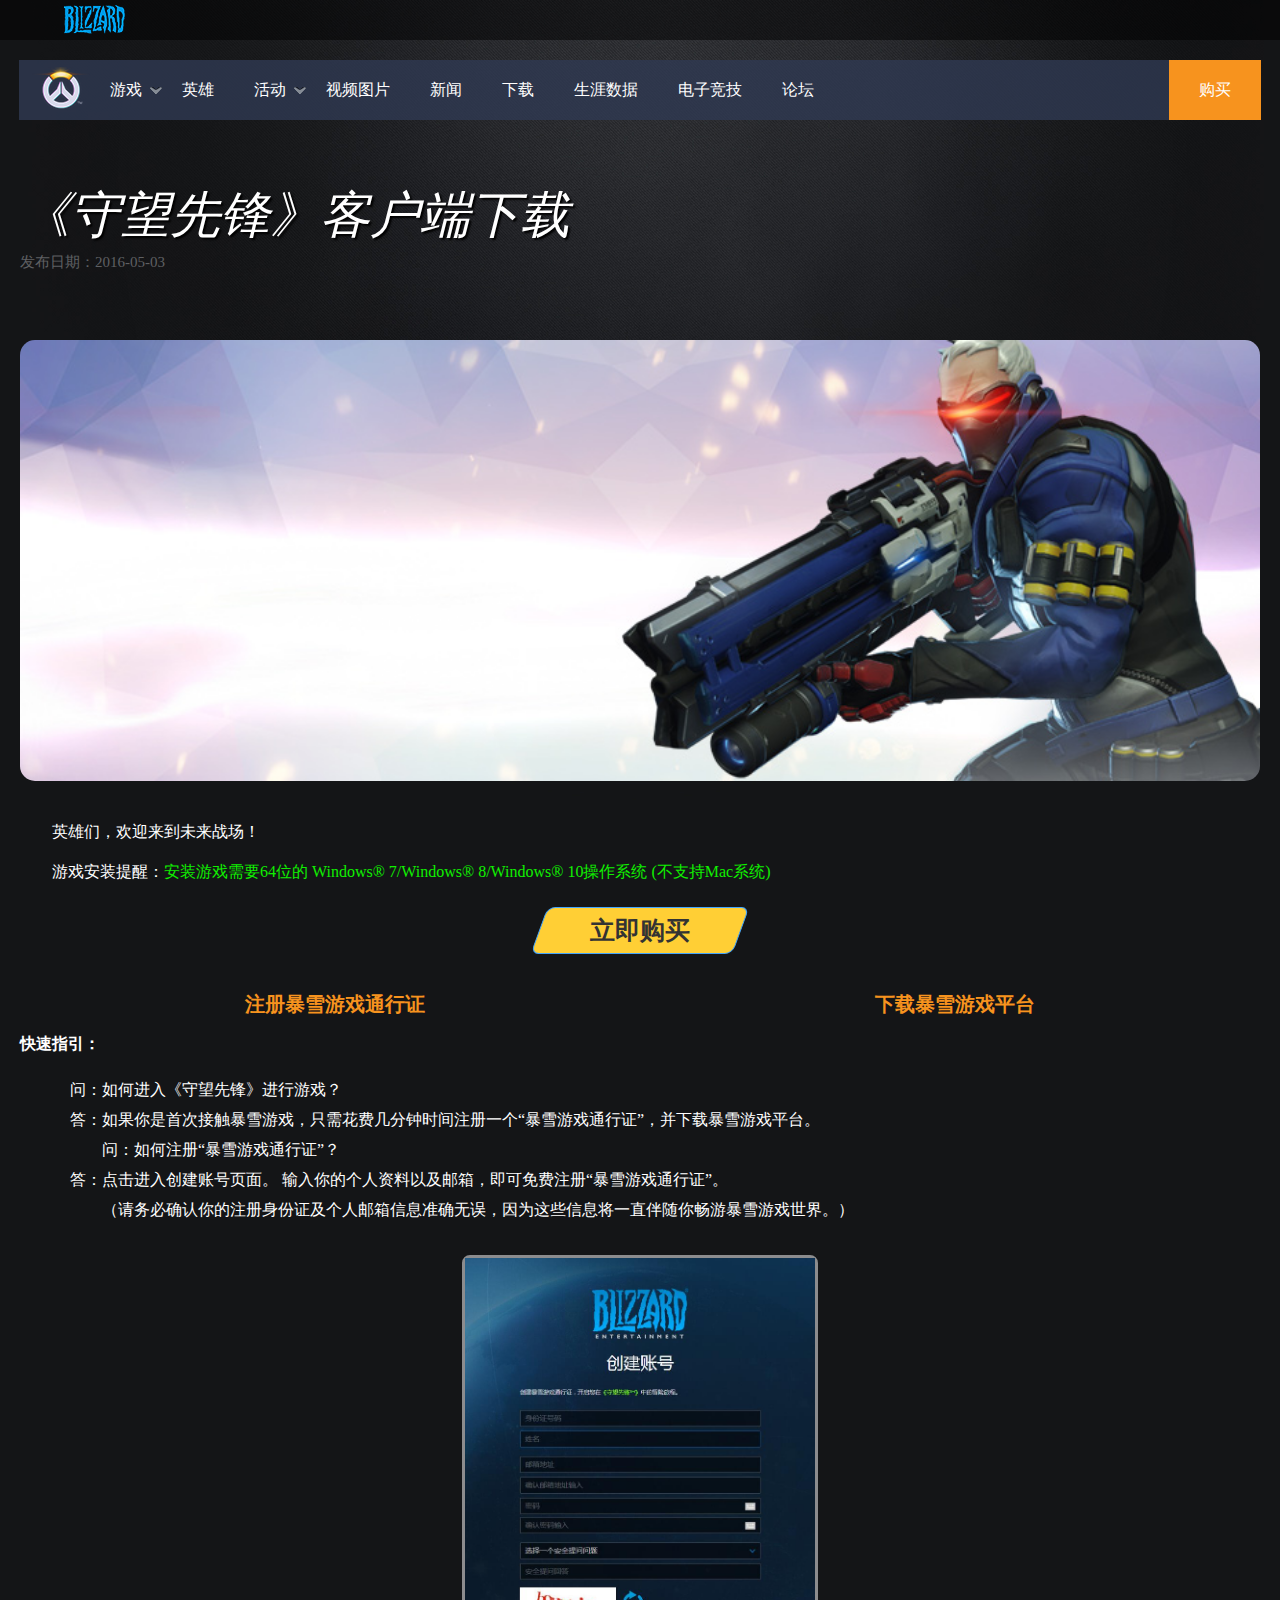
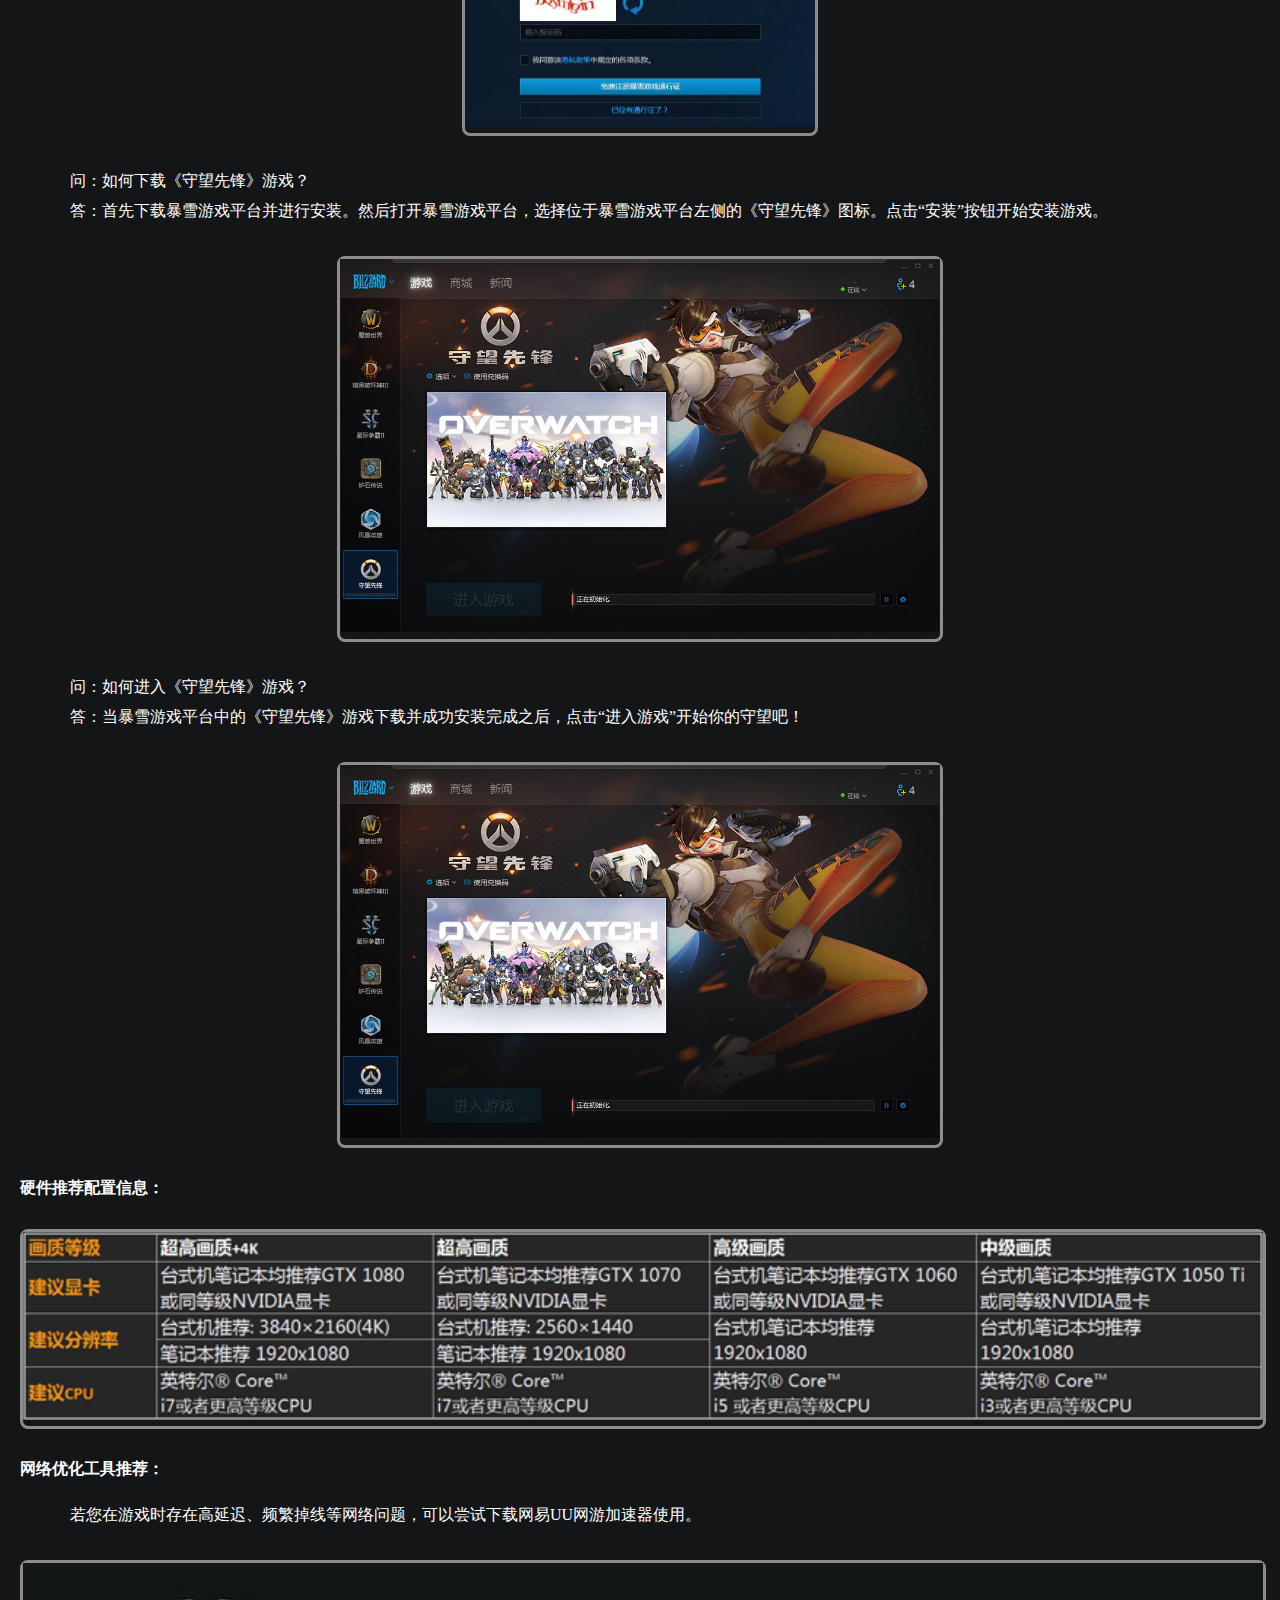
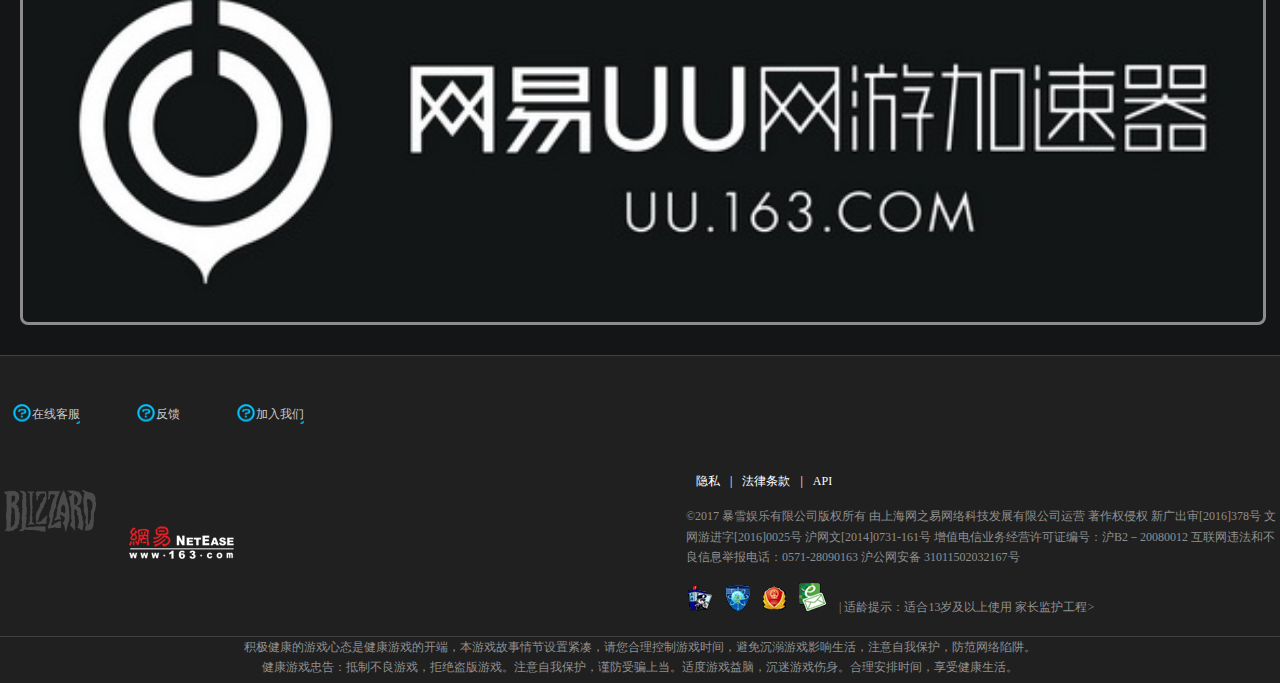
<file: download.html>
<!DOCTYPE html>
<html lang="en">
<head>
	<meta charset="UTF-8">
	<meta name="viewport" content="width=device-width,initial-scale=1, maximum-scale=1, minimum-scale=1, user-scalable=no">
	<title>Document</title>
	<link rel="stylesheet" type="text/css" href="css/style.css">
	<link rel="stylesheet" type="text/css" href="css/download.css">
	<script src="js/download.js"></script>
	<script src="js/jquery.min.js"></script>
	<script src="js/template.js"></script>
</head>
<body>
<section>
	<header>
		<div id="nav-top">
			<div class="navPc">
				<div class="navCenter">
					<a href="#"><div class="bzLogo"></div></a>
				</div>
			</div>
			<!-- 手机点击菜单的遮罩层 -->
			<div class="maskLayer"></div>
			<div class="navMobile">
				<div class="leftList">
					<!-- 手机端左侧navBar 点击list图标出现 -->
					<div class="Navbar-modleContent">
						<div class="Navbar-siteMenuLogo">
							<a href="#"><img src="images/ow-logo-small.png" alt=""></a>
						</div>
						<div class="Nav">
							<ul class="Nav-list">
								<li class="Nav-item">
									<a href="javascript:void(0);" class="Nav-link m-active">首页</a>
								</li>
								<li class="Nav-item">
									<a href="javascript:void(0);" class="Nav-link">游戏
										<span class="dropdownIcon"></span>
									</a>
									<ul class="Nav-subNav">
										<li class="Nav-item">
											<a href=""  class="Nav-link">概述</a>
										</li>
										<li class="Nav-item">
											<a href=""  class="Nav-link">补丁</a>
										</li>
									</ul>
								</li>
								<li class="Nav-item">
									<a href="" class="Nav-link">英雄</a>
								</li>
								<li class="Nav-item">
									<a href="javascript:void(0);" class="Nav-link">活动
										<span class="dropdownIcon"></span>
									</a>
									<ul class="Nav-subNav">
										<li class="Nav-item">
											<a href=""  class="Nav-link">雪国仙境</a>
										</li>
										<li class="Nav-item">
											<a href=""  class="Nav-link">万圣夜惊魂</a>
										</li>
										<li class="Nav-item">
											<a href=""  class="Nav-link">夏季运动会</a>
										</li>
										<li class="Nav-item">
											<a href=""  class="Nav-link">周年庆典</a>
										</li>
										<li class="Nav-item">
											<a href=""  class="Nav-link">国王行动</a>
										</li>
									</ul>
								</li>
								<li class="Nav-item">
									<a href="" class="Nav-link">视频图片</a>
								</li>
								<li class="Nav-item">
									<a href="" class="Nav-link">新闻</a>
								</li>
								<li class="Nav-item">
									<a href="" class="Nav-link">下载</a>
								</li>
								<li class="Nav-item">
									<a href="" class="Nav-link">生涯数据</a>
								</li>
								<li class="Nav-item">
									<a href="" class="Nav-link">电子竞技
										<span class="u-rotateMinus45">→</span>
									</a>
								</li>
								<li class="Nav-item">
									<a href="" class="Nav-link">论坛</a>
								</li>
							</ul>
						</div>
						<div class="u-textCenters">
							<a href="" class="btn-orange">立即购买</a>
						</div>
						<div class="Navbar-siteMenuLogo">
							<img src="images/2Fblizzard.png" alt="">
						</div>
						<div class="Navbar-modalClose">
							<span></span>
						</div>
					</div>
				</div>
				<div class="rightList">
					<div class="Navbar-modalContent">
						<a href="" class="Navbar-mobileModalLogo">
							<span></span>
						</a>
						<div class="Navbar-accountDropdownLoggedOut">
							<div class="Navbar-modalSection">
								<a href="">
									<button class="Navbar-button">登录</button>
								</a>
							</div>
							<a href="" class="Navbar-accountDropdownLink Navbar-accountDropdownSupport">
								<div class="Navbar-icon1 Navbar-accountDropdownLinkIcon"></div>
								<div class="Navbar-accountDropdownLinkLabel">支持</div>
							</a>
							<a href="" class="Navbar-accountDropdownLink Navbar-accountDropdownSupport">
								<div class="Navbar-icon2 Navbar-accountDropdownLinkIcon"></div>
								<div class="Navbar-accountDropdownLinkLabel">账户</div>
							</a>
							<a href="" class="Navbar-accountDropdownLink Navbar-accountDropdownSupport">
								<div class="Navbar-icon3 Navbar-accountDropdownLinkIcon"></div>
								<div class="Navbar-accountDropdownLinkLabel">注册</div>
							</a>
						</div>
						<a href="" class="Navbar-modalLink">
							<div class="Navbar-modalLinkLabel">首页</div>
						</a>
						<div class="Navbar-gamesExpandable">
							<div class="Navbar-expandableToggle">
								<div class="Navbar-expandableLabel">游戏</div>
								<div class="Navbar-expandableIcon"></div>
							</div>
							<div class="Navbar-expandableContainer">
								<div class="Navbar-expandableContent">
									<ul class="Navbar-gameList">
										<a href="" class="Navbar-expandableItem">
											<div class="Navbar-expandableItemImage"></div>
											<div class="Navbar-expandableItemLabel">
												守望先锋<span class="Navbar-registered">®</span>
											</div>
										</a>
										<a href="" class="Navbar-expandableItem">
											<div class="Navbar-expandableItemImage"></div>
											<div class="Navbar-expandableItemLabel">
												魔兽世界<span class="Navbar-registered">®</span>
											</div>
										</a>
										<a href="" class="Navbar-expandableItem">
											<div class="Navbar-expandableItemImage"></div>
											<div class="Navbar-expandableItemLabel">
												炉石传说<span class="Navbar-registered">®</span>
											</div>
										</a>
										<a href="" class="Navbar-expandableItem">
											<div class="Navbar-expandableItemImage"></div>
											<div class="Navbar-expandableItemLabel">
												风暴英雄<span class="Navbar-registered">®</span>
											</div>
										</a>
										<a href="" class="Navbar-expandableItem">
											<div class="Navbar-expandableItemImage"></div>
											<div class="Navbar-expandableItemLabel">
												星际争霸<span class="Navbar-registered">®</span> II
											</div>
										</a>
										<a href="" class="Navbar-expandableItem">
											<div class="Navbar-expandableItemImage"></div>
											<div class="Navbar-expandableItemLabel">
												暗黑破坏神<span class="Navbar-registered">®</span> III
											</div>
										</a>
									</ul>
								</div>
							</div>
						</div>


						<a href="" class="Navbar-modalLink">
							<div class="Navbar-modalLinkLabel">商城</div>
						</a>
						<a href="" class="Navbar-modalLink">
							<div class="Navbar-modalLinkLabel">新闻</div>
						</a>
						<div class="Navbar-esportsExpandable">
							<div class="Navbar-expandableToggle">
								<div class="Navbar-expandableLabel">电子竞技</div>
								<div class="Navbar-expandableIcon"></div>
							</div>
							<div class="Navbar-expandableContainer">
								<div class="Navbar-expandableContent">
									<ul class="Navbar-esportList">
										<a href="" class="Navbar-expandableItem">
											<div class="Navbar-expandableItemLabel">守望先锋电竞官网</div>
										</a>
										<a href="" classs="Navbar-expandableItem">
											<div class="Navbar-expandableItemLabel">- 守望先锋联赛</div>
										</a>
										<a href="" class="Navbar-expandableItem">
											<div class="Navbar-expandableItemLabel">- 守望先锋世界杯</div>
										</a>
										<a href="" class="Navbar-expandableItem">
											<div class="Navbar-expandableItemLabel">- 守望先锋职业系列赛</div>
										</a>
										<a href="" class="Navbar-expandableItem">
											<div class="Navbar-expandableItemLabel">炉石传说黄金系列赛</div>
										</a>
										<a href="" class="Navbar-expandableItem">
											<div class="Navbar-expandableItemLabel">HGC黄金风暴联赛</div>
										</a>
										<a href="" class="Navbar-expandableItem">
											<div class="Navbar-expandableItemLabel">星际争霸II黄金职业联赛</div>
										</a>
										<a href="" class="Navbar-expandableItem">
											<div class="Navbar-expandableItemLabel">魔兽争霸III黄金联赛</div>
										</a>
									</ul>
								</div>
							</div>
						</div>
						<div class="Navbar-modalClose">
							<span></span>
						</div>
					</div>
				</div>
				<a class="centerList">
					<img src="images/2Fow-logo-mobile.png" alt="">
				</a>
			</div>

		</div>
		<nav class="mainNav">
			<ul class="navList">
				<li class="navLogo"><a href="index.html"></a></li>
				<li class="nav gameA "><a href="#" class="navWd">游戏</a>
					<ul class="secnav">
						<li class="secsay">
							<a href="#">概述</a>
						</li>
						<li class="secding">
							<a href="#">补丁</a>
						</li>
					</ul>
				</li>
				<li class="nav">
					<a href="hero.html" class="navWd">英雄</a>
				</li>
				<li class="nav gameB ">
					<a href="#" class="navWd">活动</a>
					<ul class="secnav">
						<li>
							<a href="#">夏季运动会</a>
						</li>
						<li>
							<a href="#">周年庆典</a>
						</li>
						<li>
							<a href="#">国王行动</a>
						</li>
					</ul>
				</li>
				<li class="nav">
					<a href="video.html" class="navWd">视频图片</a>
				</li>
				<li class="nav">
					<a href="news.html" class="navWd">新闻</a>
				</li>
				<li class="nav">
					<a href="download.html" class="navWd">下载</a>
				</li>
				<li class="nav">
					<a href="#" class="navWd">生涯数据</a>
				</li>
				<li class="nav">
					<a href="#" class="navWd">电子竞技</a>
				</li>
				<li class="nav">
					<a href="#" class="navWd">论坛</a>
				</li>
				<li class="buyWd">
					<a href="#"  class="navWd">购买</a>
			</li>
			</ul>
		</nav>
	</header>

	<article>
		<div id="center"></div>
	</article>
	
	<footer>
		<div class="center">
			<div class="inline">
				<ul><a href="#">在线客服</a></ul>
				<ul><a href="#">反馈</a></ul>
				<ul><a href="#">加入我们</a></ul>
			</div>
			<div class="con">
				<ul class="footBzLogo">
					<li class="BzH"></li>
					<li><a href="#"> <img src="images/2Fblizzard.png" alt=""></a></li></ul>
				<ul class="footWyLogo">
					<li class="WyH"></li>
					<li><a href="#"> <img src="images/k6LwtZg9qTLV+L1H8dcCDABpa1LfmJxl3wAAAABJRU5ErkJggg==.png" alt=""></a></li></ul>
				<ul class="police">
					<li class="privacy">
						<a href="#">隐私</a><span>|</span><a href="#">法律条款</a><span>|</span><a href="#">API</a>
					</li>
					<li class="myself">©2017 暴雪娱乐有限公司版权所有 由上海网之易网络科技发展有限公司运营 著作权侵权 新广出审[2016]378号
										文网游进字[2016]0025号 沪网文[2014]0731-161号 增值电信业务经营许可证编号：沪B2－20080012
										互联网违法和不良信息举报电话：0571-28090163 沪公网安备 31011502032167号
					</li>
					<li class="police_hint">
						<a href="#"><img src="images/police.png" alt=""></a>
						<a href="#"><img src="images/sAAAAASUVORK5CYII=.png" alt=""></a>
						<a href="#"><img src="images/sgs-icon.png" alt=""></a>
						<a href="#"><img src="images/icon20120516.png" alt=""></a>
						| 适龄提示：适合13岁及以上使用   家长监护工程>
					</li>
				</ul>
			</div>
			<div class="hint">
				积极健康的游戏心态是健康游戏的开端，本游戏故事情节设置紧凑，请您合理控制游戏时间，避免沉溺游戏影响生活，注意自我保护，防范网络陷阱。 <br/>
				健康游戏忠告：抵制不良游戏，拒绝盗版游戏。注意自我保护，谨防受骗上当。适度游戏益脑，沉迷游戏伤身。合理安排时间，享受健康生活。
			</div>
		</div>
	</footer>
</section>
</body>
</html>
</file>
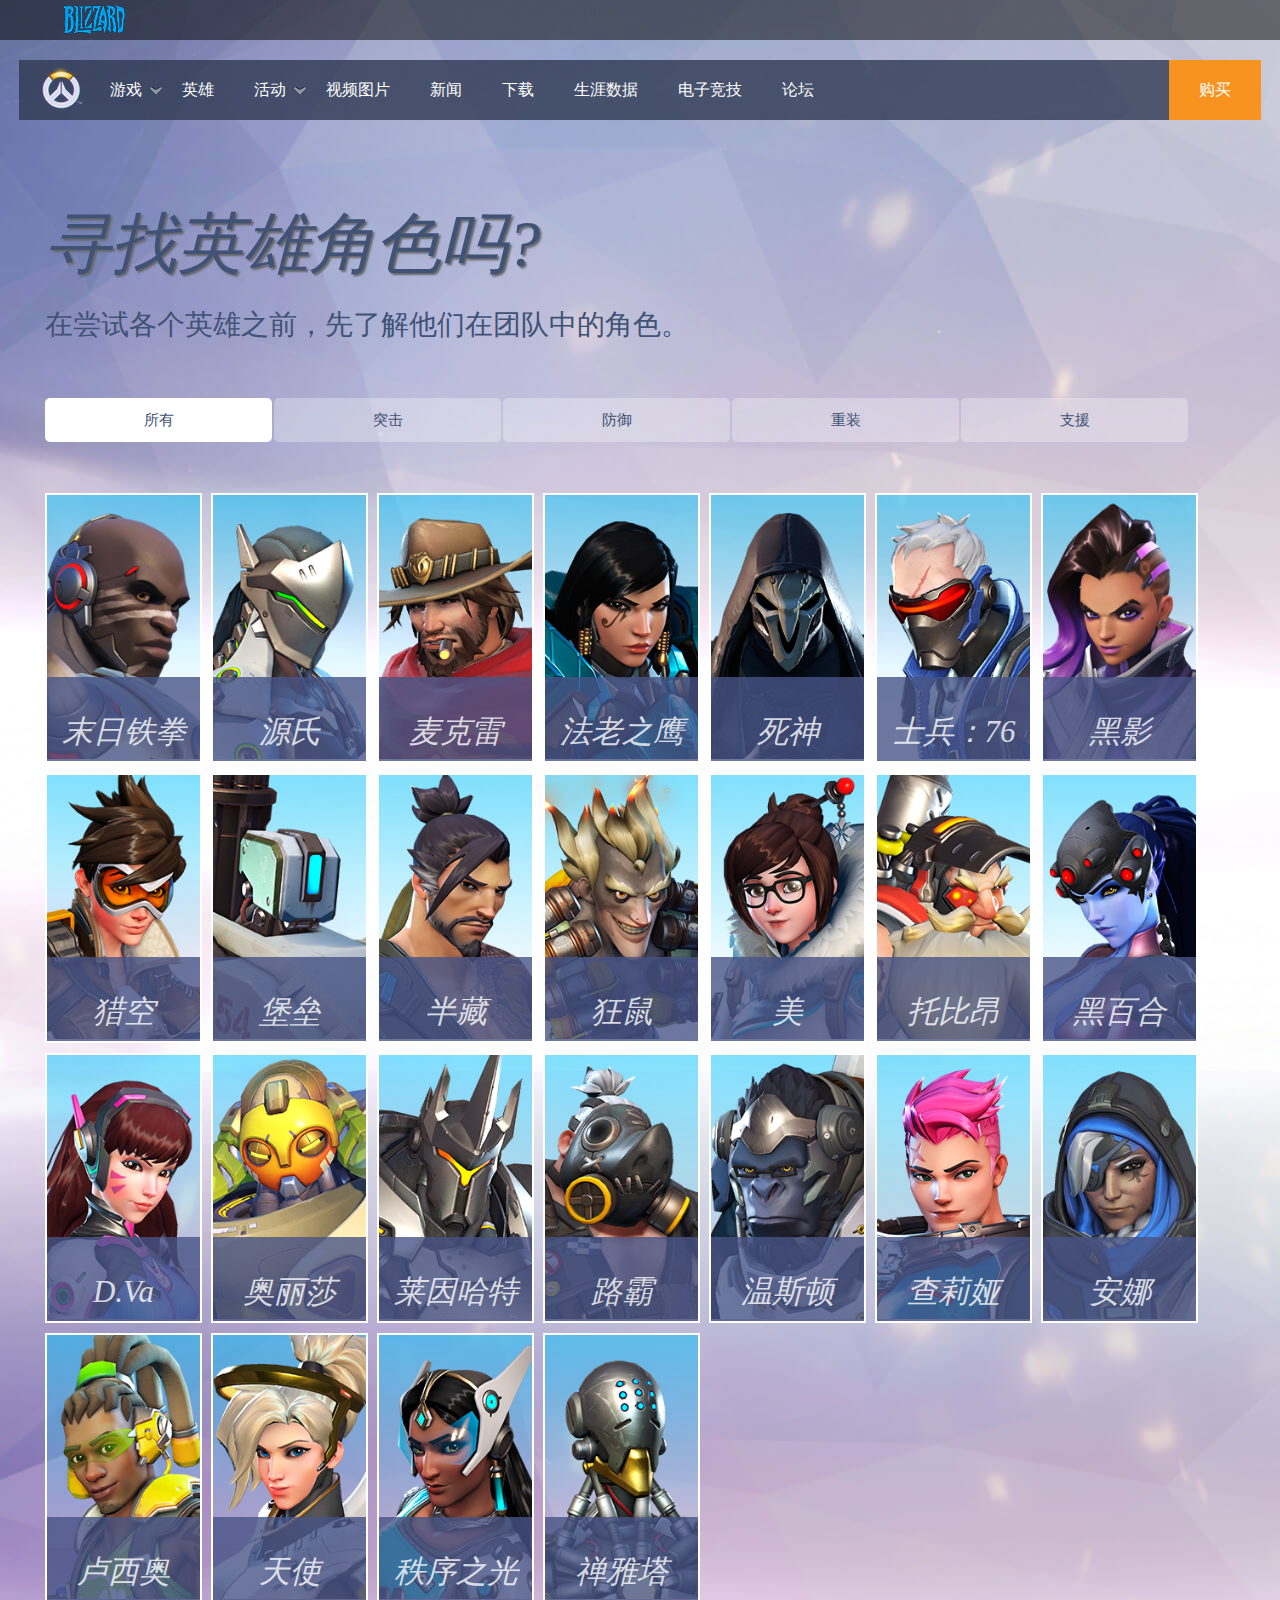
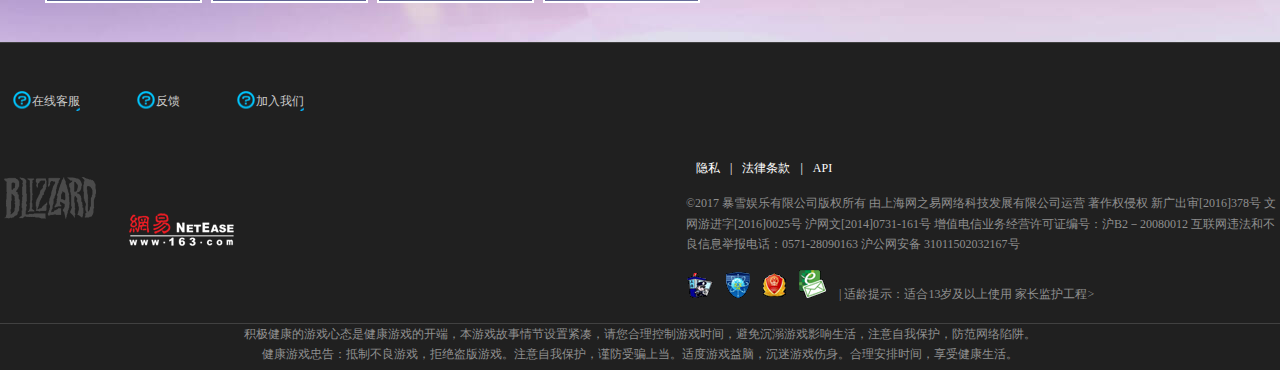
<file: hero.html>
<!DOCTYPE html>
<html lang="en">
<head>
	<meta charset="UTF-8">
	<meta name="viewport" content="width=device-width,initial-scale=1, maximum-scale=1, minimum-scale=1, user-scalable=no">
	<title>Document</title>
	<link rel="stylesheet" type="text/css" href="css/style.css">
	<link rel="stylesheet" type="text/css" href="css/hero.css">
	<script src="js/hero.js"></script>
	<script src="js/jquery.min.js"></script>
	<script src="js/template.js"></script>
</head>
<body>
<section>
	<header>
		<div id="nav-top">
			<div class="navPc">
				<div class="navCenter">
					<a href="#"><div class="bzLogo"></div></a>
				</div>
			</div>
			<!-- 手机点击菜单的遮罩层 -->
			<div class="maskLayer"></div>
			<div class="navMobile">
				<div class="leftList">
					<!-- 手机端左侧navBar 点击list图标出现 -->
					<div class="Navbar-modleContent">
						<div class="Navbar-siteMenuLogo">
							<a href="#"><img src="images/ow-logo-small.png" alt=""></a>
						</div>
						<div class="Nav">
							<ul class="Nav-list">
								<li class="Nav-item">
									<a href="javascript:void(0);" class="Nav-link m-active">首页</a>
								</li>
								<li class="Nav-item">
									<a href="javascript:void(0);" class="Nav-link">游戏
										<span class="dropdownIcon"></span>
									</a>
									<ul class="Nav-subNav">
										<li class="Nav-item">
											<a href=""  class="Nav-link">概述</a>
										</li>
										<li class="Nav-item">
											<a href=""  class="Nav-link">补丁</a>
										</li>
									</ul>
								</li>
								<li class="Nav-item">
									<a href="" class="Nav-link">英雄</a>
								</li>
								<li class="Nav-item">
									<a href="javascript:void(0);" class="Nav-link">活动
										<span class="dropdownIcon"></span>
									</a>
									<ul class="Nav-subNav">
										<li class="Nav-item">
											<a href=""  class="Nav-link">雪国仙境</a>
										</li>
										<li class="Nav-item">
											<a href=""  class="Nav-link">万圣夜惊魂</a>
										</li>
										<li class="Nav-item">
											<a href=""  class="Nav-link">夏季运动会</a>
										</li>
										<li class="Nav-item">
											<a href=""  class="Nav-link">周年庆典</a>
										</li>
										<li class="Nav-item">
											<a href=""  class="Nav-link">国王行动</a>
										</li>
									</ul>
								</li>
								<li class="Nav-item">
									<a href="" class="Nav-link">视频图片</a>
								</li>
								<li class="Nav-item">
									<a href="" class="Nav-link">新闻</a>
								</li>
								<li class="Nav-item">
									<a href="" class="Nav-link">下载</a>
								</li>
								<li class="Nav-item">
									<a href="" class="Nav-link">生涯数据</a>
								</li>
								<li class="Nav-item">
									<a href="" class="Nav-link">电子竞技
										<span class="u-rotateMinus45">→</span>
									</a>
								</li>
								<li class="Nav-item">
									<a href="" class="Nav-link">论坛</a>
								</li>
							</ul>
						</div>
						<div class="u-textCenters">
							<a href="" class="btn-orange">立即购买</a>
						</div>
						<div class="Navbar-siteMenuLogo">
							<img src="images/2Fblizzard.png" alt="">
						</div>
						<div class="Navbar-modalClose">
							<span></span>
						</div>
					</div>
				</div>
				<div class="rightList">
					<div class="Navbar-modalContent">
						<a href="" class="Navbar-mobileModalLogo">
							<span></span>
						</a>
						<div class="Navbar-accountDropdownLoggedOut">
							<div class="Navbar-modalSection">
								<a href="">
									<button class="Navbar-button">登录</button>
								</a>
							</div>
							<a href="" class="Navbar-accountDropdownLink Navbar-accountDropdownSupport">
								<div class="Navbar-icon1 Navbar-accountDropdownLinkIcon"></div>
								<div class="Navbar-accountDropdownLinkLabel">支持</div>
							</a>
							<a href="" class="Navbar-accountDropdownLink Navbar-accountDropdownSupport">
								<div class="Navbar-icon2 Navbar-accountDropdownLinkIcon"></div>
								<div class="Navbar-accountDropdownLinkLabel">账户</div>
							</a>
							<a href="" class="Navbar-accountDropdownLink Navbar-accountDropdownSupport">
								<div class="Navbar-icon3 Navbar-accountDropdownLinkIcon"></div>
								<div class="Navbar-accountDropdownLinkLabel">注册</div>
							</a>
						</div>
						<a href="" class="Navbar-modalLink">
							<div class="Navbar-modalLinkLabel">首页</div>
						</a>
						<div class="Navbar-gamesExpandable">
							<div class="Navbar-expandableToggle">
								<div class="Navbar-expandableLabel">游戏</div>
								<div class="Navbar-expandableIcon"></div>
							</div>
							<div class="Navbar-expandableContainer">
								<div class="Navbar-expandableContent">
									<ul class="Navbar-gameList">
										<a href="" class="Navbar-expandableItem">
											<div class="Navbar-expandableItemImage"></div>
											<div class="Navbar-expandableItemLabel">
												守望先锋<span class="Navbar-registered">®</span>
											</div>
										</a>
										<a href="" class="Navbar-expandableItem">
											<div class="Navbar-expandableItemImage"></div>
											<div class="Navbar-expandableItemLabel">
												魔兽世界<span class="Navbar-registered">®</span>
											</div>
										</a>
										<a href="" class="Navbar-expandableItem">
											<div class="Navbar-expandableItemImage"></div>
											<div class="Navbar-expandableItemLabel">
												炉石传说<span class="Navbar-registered">®</span>
											</div>
										</a>
										<a href="" class="Navbar-expandableItem">
											<div class="Navbar-expandableItemImage"></div>
											<div class="Navbar-expandableItemLabel">
												风暴英雄<span class="Navbar-registered">®</span>
											</div>
										</a>
										<a href="" class="Navbar-expandableItem">
											<div class="Navbar-expandableItemImage"></div>
											<div class="Navbar-expandableItemLabel">
												星际争霸<span class="Navbar-registered">®</span> II
											</div>
										</a>
										<a href="" class="Navbar-expandableItem">
											<div class="Navbar-expandableItemImage"></div>
											<div class="Navbar-expandableItemLabel">
												暗黑破坏神<span class="Navbar-registered">®</span> III
											</div>
										</a>
									</ul>
								</div>
							</div>
						</div>


						<a href="" class="Navbar-modalLink">
							<div class="Navbar-modalLinkLabel">商城</div>
						</a>
						<a href="" class="Navbar-modalLink">
							<div class="Navbar-modalLinkLabel">新闻</div>
						</a>
						<div class="Navbar-esportsExpandable">
							<div class="Navbar-expandableToggle">
								<div class="Navbar-expandableLabel">电子竞技</div>
								<div class="Navbar-expandableIcon"></div>
							</div>
							<div class="Navbar-expandableContainer">
								<div class="Navbar-expandableContent">
									<ul class="Navbar-esportList">
										<a href="" class="Navbar-expandableItem">
											<div class="Navbar-expandableItemLabel">守望先锋电竞官网</div>
										</a>
										<a href="" classs="Navbar-expandableItem">
											<div class="Navbar-expandableItemLabel">- 守望先锋联赛</div>
										</a>
										<a href="" class="Navbar-expandableItem">
											<div class="Navbar-expandableItemLabel">- 守望先锋世界杯</div>
										</a>
										<a href="" class="Navbar-expandableItem">
											<div class="Navbar-expandableItemLabel">- 守望先锋职业系列赛</div>
										</a>
										<a href="" class="Navbar-expandableItem">
											<div class="Navbar-expandableItemLabel">炉石传说黄金系列赛</div>
										</a>
										<a href="" class="Navbar-expandableItem">
											<div class="Navbar-expandableItemLabel">HGC黄金风暴联赛</div>
										</a>
										<a href="" class="Navbar-expandableItem">
											<div class="Navbar-expandableItemLabel">星际争霸II黄金职业联赛</div>
										</a>
										<a href="" class="Navbar-expandableItem">
											<div class="Navbar-expandableItemLabel">魔兽争霸III黄金联赛</div>
										</a>
									</ul>
								</div>
							</div>
						</div>
						<div class="Navbar-modalClose">
							<span></span>
						</div>
					</div>
				</div>
				<a class="centerList">
					<img src="images/2Fow-logo-mobile.png" alt="">
				</a>
			</div>

		</div>
		<nav class="mainNav">
			<ul class="navList">
				<li class="navLogo"><a href="index.html"></a></li>
				<li class="nav gameA "><a href="#" class="navWd">游戏</a>
					<ul class="secnav">
						<li class="secsay">
							<a href="#">概述</a>
						</li>
						<li class="secding">
							<a href="#">补丁</a>
						</li>
					</ul>
				</li>
				<li class="nav">
					<a href="#" class="navWd">英雄</a>
				</li>
				<li class="nav gameB ">
					<a href="#" class="navWd">活动</a>
					<ul class="secnav">
						<li>
							<a href="#">夏季运动会</a>
						</li>
						<li>
							<a href="#">周年庆典</a>
						</li>
						<li>
							<a href="#">国王行动</a>
						</li>
					</ul>
				</li>
				<li class="nav">
					<a href="video.html" class="navWd">视频图片</a>
				</li>
				<li class="nav">
					<a href="news.html" class="navWd">新闻</a>
				</li>
				<li class="nav">
					<a href="download.html" class="navWd">下载</a>
				</li>
				<li class="nav">
					<a href="#" class="navWd">生涯数据</a>
				</li>
				<li class="nav">
					<a href="#" class="navWd">电子竞技</a>
				</li>
				<li class="nav">
					<a href="#" class="navWd">论坛</a>
				</li>
				<li class="buyWd">
					<a href="#"  class="navWd">购买</a>
			</li>
			</ul>
		</nav>
	</header>

	<!-- article begin -->
	<article>
		<div id="center">
		</div>
	</article>

	<!-- footer begin -->
	<footer>
		<div class="center">
			<div class="inline">
				<ul>
					<a href="">在线客服</a>
				</ul>
				<ul>
					<a href="">反馈</a>
				</ul>
				<ul>
					<a href="">加入我们</a>
				</ul>
			</div>
			<div class="con">
				<ul class="footBzLogo">
					<li class="BzH"></li>
					<li>
						<a href=""><img src="images/2Fblizzard.png" alt=""></a>
					</li>
				</ul>
				<ul class="footWyLogo">
					<li class="WyH"></li>
					<li>
						<a href=""><img src="images/k6LwtZg9qTLV+L1H8dcCDABpa1LfmJxl3wAAAABJRU5ErkJggg==.png" alt=""></a>
					</li>
				</ul>
				<ul class="police">
					<li class="privacy">
						<a href="">隐私</a><span>|</span><a href="">法律条款</a><span>|</span><a href="">API</a>
					</li>
					<li class="myself">©2017 暴雪娱乐有限公司版权所有 由上海网之易网络科技发展有限公司运营 著作权侵权 新广出审[2016]378号
文网游进字[2016]0025号 沪网文[2014]0731-161号 增值电信业务经营许可证编号：沪B2－20080012
互联网违法和不良信息举报电话：0571-28090163 沪公网安备 31011502032167号</li>
					<li class="police_hint">
						<a href=""><img src="images/police.png" alt=""></a>
						<a href=""><img src="images/sAAAAASUVORK5CYII=.png" alt=""></a>
						<a href=""><img src="images/sgs-icon.png" alt=""></a>
						<a href=""><img src="images/icon20120516.png" alt=""></a>
						| 适龄提示：适合13岁及以上使用   家长监护工程>
					</li>
				</ul>
			</div>
			<div class="hint">
				积极健康的游戏心态是健康游戏的开端，本游戏故事情节设置紧凑，请您合理控制游戏时间，避免沉溺游戏影响生活，注意自我保护，防范网络陷阱。 <br>
		健康游戏忠告：抵制不良游戏，拒绝盗版游戏。注意自我保护，谨防受骗上当。适度游戏益脑，沉迷游戏伤身。合理安排时间，享受健康生活。
			</div>
		</div>
	</footer>
</section>
</body>
</html>
</file>
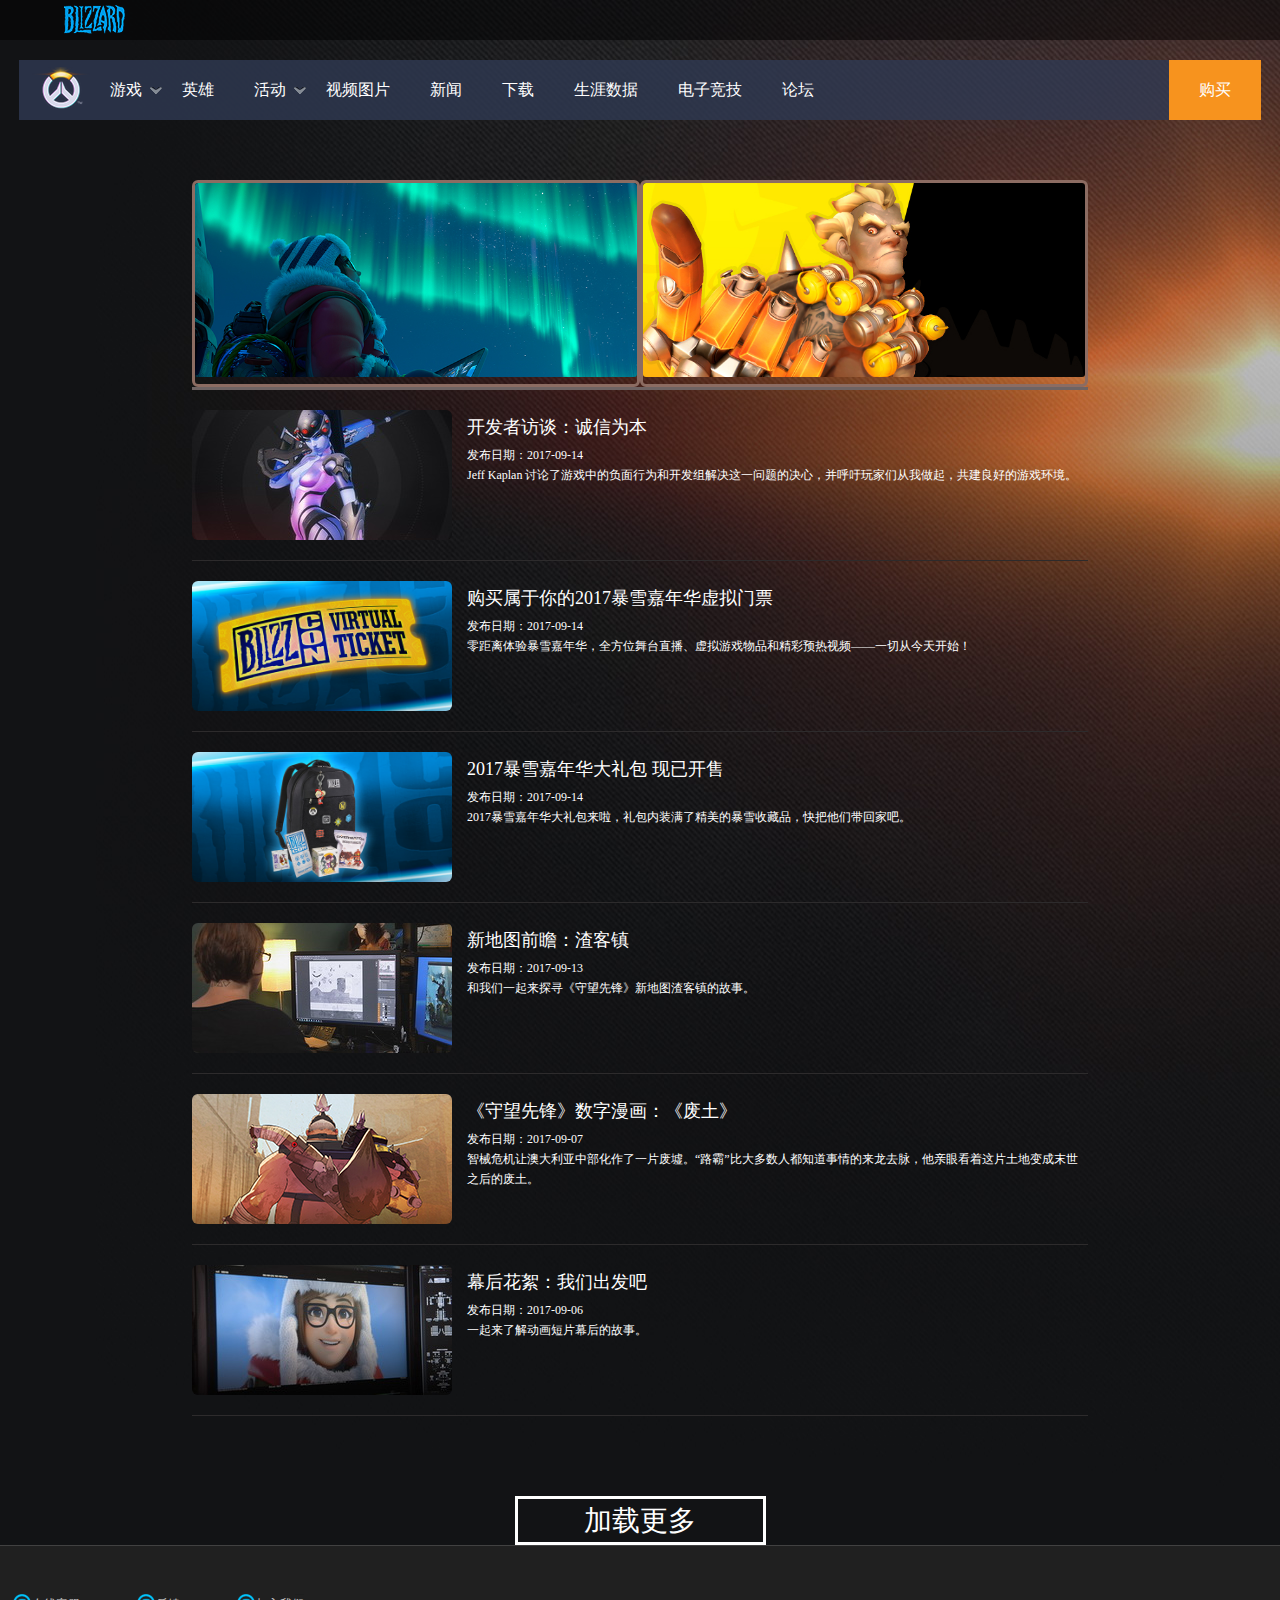
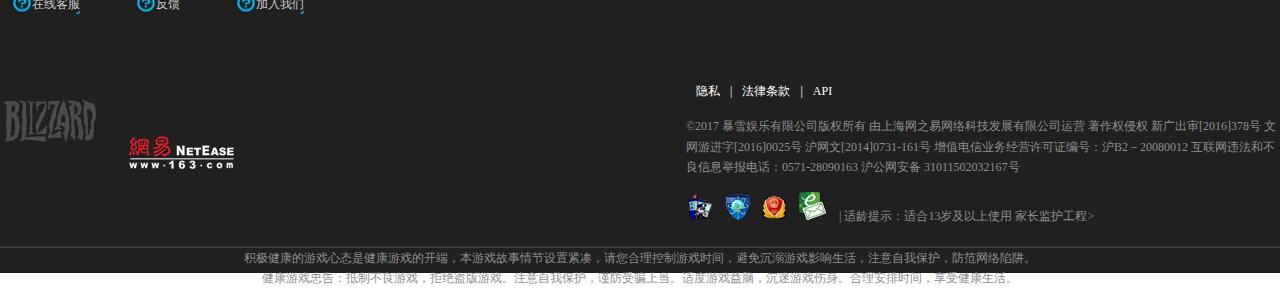
<file: news.html>
<!DOCTYPE html>
<html lang="en">
<head>
	<meta charset="UTF-8">
	<meta name="viewport" content="width=device-width,initial-scale=1, maximum-scale=1, minimum-scale=1, user-scalable=no">
	<title>Document</title>
	<link rel="stylesheet" type="text/css" href="css/style.css">
	<link rel="stylesheet" type="text/css" href="css/news.css">
	<script src="js/news.js"></script>
	<script src="js/jquery.min.js"></script>
	<script src="js/template.js"></script>
</head>
<body>
<section>
	<header>
		<div id="nav-top">
			<div class="navPc">
				<div class="navCenter">
					<a href="#"><div class="bzLogo"></div></a>
				</div>
			</div>
			<!-- 手机点击菜单的遮罩层 -->
			<div class="maskLayer"></div>
			<div class="navMobile">
				<div class="leftList">
					<!-- 手机端左侧navBar 点击list图标出现 -->
					<div class="Navbar-modleContent">
						<div class="Navbar-siteMenuLogo">
							<a href="#"><img src="images/ow-logo-small.png" alt=""></a>
						</div>
						<div class="Nav">
							<ul class="Nav-list">
								<li class="Nav-item">
									<a href="javascript:void(0);" class="Nav-link m-active">首页</a>
								</li>
								<li class="Nav-item">
									<a href="javascript:void(0);" class="Nav-link">游戏
										<span class="dropdownIcon"></span>
									</a>
									<ul class="Nav-subNav">
										<li class="Nav-item">
											<a href=""  class="Nav-link">概述</a>
										</li>
										<li class="Nav-item">
											<a href=""  class="Nav-link">补丁</a>
										</li>
									</ul>
								</li>
								<li class="Nav-item">
									<a href="" class="Nav-link">英雄</a>
								</li>
								<li class="Nav-item">
									<a href="javascript:void(0);" class="Nav-link">活动
										<span class="dropdownIcon"></span>
									</a>
									<ul class="Nav-subNav">
										<li class="Nav-item">
											<a href=""  class="Nav-link">雪国仙境</a>
										</li>
										<li class="Nav-item">
											<a href=""  class="Nav-link">万圣夜惊魂</a>
										</li>
										<li class="Nav-item">
											<a href=""  class="Nav-link">夏季运动会</a>
										</li>
										<li class="Nav-item">
											<a href=""  class="Nav-link">周年庆典</a>
										</li>
										<li class="Nav-item">
											<a href=""  class="Nav-link">国王行动</a>
										</li>
									</ul>
								</li>
								<li class="Nav-item">
									<a href="" class="Nav-link">视频图片</a>
								</li>
								<li class="Nav-item">
									<a href="" class="Nav-link">新闻</a>
								</li>
								<li class="Nav-item">
									<a href="" class="Nav-link">下载</a>
								</li>
								<li class="Nav-item">
									<a href="" class="Nav-link">生涯数据</a>
								</li>
								<li class="Nav-item">
									<a href="" class="Nav-link">电子竞技
										<span class="u-rotateMinus45">→</span>
									</a>
								</li>
								<li class="Nav-item">
									<a href="" class="Nav-link">论坛</a>
								</li>
							</ul>
						</div>
						<div class="u-textCenters">
							<a href="" class="btn-orange">立即购买</a>
						</div>
						<div class="Navbar-siteMenuLogo">
							<img src="images/2Fblizzard.png" alt="">
						</div>
						<div class="Navbar-modalClose">
							<span></span>
						</div>
					</div>
				</div>
				<div class="rightList">
					<div class="Navbar-modalContent">
						<a href="" class="Navbar-mobileModalLogo">
							<span></span>
						</a>
						<div class="Navbar-accountDropdownLoggedOut">
							<div class="Navbar-modalSection">
								<a href="">
									<button class="Navbar-button">登录</button>
								</a>
							</div>
							<a href="" class="Navbar-accountDropdownLink Navbar-accountDropdownSupport">
								<div class="Navbar-icon1 Navbar-accountDropdownLinkIcon"></div>
								<div class="Navbar-accountDropdownLinkLabel">支持</div>
							</a>
							<a href="" class="Navbar-accountDropdownLink Navbar-accountDropdownSupport">
								<div class="Navbar-icon2 Navbar-accountDropdownLinkIcon"></div>
								<div class="Navbar-accountDropdownLinkLabel">账户</div>
							</a>
							<a href="" class="Navbar-accountDropdownLink Navbar-accountDropdownSupport">
								<div class="Navbar-icon3 Navbar-accountDropdownLinkIcon"></div>
								<div class="Navbar-accountDropdownLinkLabel">注册</div>
							</a>
						</div>
						<a href="" class="Navbar-modalLink">
							<div class="Navbar-modalLinkLabel">首页</div>
						</a>
						<div class="Navbar-gamesExpandable">
							<div class="Navbar-expandableToggle">
								<div class="Navbar-expandableLabel">游戏</div>
								<div class="Navbar-expandableIcon"></div>
							</div>
							<div class="Navbar-expandableContainer">
								<div class="Navbar-expandableContent">
									<ul class="Navbar-gameList">
										<a href="" class="Navbar-expandableItem">
											<div class="Navbar-expandableItemImage"></div>
											<div class="Navbar-expandableItemLabel">
												守望先锋<span class="Navbar-registered">®</span>
											</div>
										</a>
										<a href="" class="Navbar-expandableItem">
											<div class="Navbar-expandableItemImage"></div>
											<div class="Navbar-expandableItemLabel">
												魔兽世界<span class="Navbar-registered">®</span>
											</div>
										</a>
										<a href="" class="Navbar-expandableItem">
											<div class="Navbar-expandableItemImage"></div>
											<div class="Navbar-expandableItemLabel">
												炉石传说<span class="Navbar-registered">®</span>
											</div>
										</a>
										<a href="" class="Navbar-expandableItem">
											<div class="Navbar-expandableItemImage"></div>
											<div class="Navbar-expandableItemLabel">
												风暴英雄<span class="Navbar-registered">®</span>
											</div>
										</a>
										<a href="" class="Navbar-expandableItem">
											<div class="Navbar-expandableItemImage"></div>
											<div class="Navbar-expandableItemLabel">
												星际争霸<span class="Navbar-registered">®</span> II
											</div>
										</a>
										<a href="" class="Navbar-expandableItem">
											<div class="Navbar-expandableItemImage"></div>
											<div class="Navbar-expandableItemLabel">
												暗黑破坏神<span class="Navbar-registered">®</span> III
											</div>
										</a>
									</ul>
								</div>
							</div>
						</div>


						<a href="" class="Navbar-modalLink">
							<div class="Navbar-modalLinkLabel">商城</div>
						</a>
						<a href="" class="Navbar-modalLink">
							<div class="Navbar-modalLinkLabel">新闻</div>
						</a>
						<div class="Navbar-esportsExpandable">
							<div class="Navbar-expandableToggle">
								<div class="Navbar-expandableLabel">电子竞技</div>
								<div class="Navbar-expandableIcon"></div>
							</div>
							<div class="Navbar-expandableContainer">
								<div class="Navbar-expandableContent">
									<ul class="Navbar-esportList">
										<a href="" class="Navbar-expandableItem">
											<div class="Navbar-expandableItemLabel">守望先锋电竞官网</div>
										</a>
										<a href="" classs="Navbar-expandableItem">
											<div class="Navbar-expandableItemLabel">- 守望先锋联赛</div>
										</a>
										<a href="" class="Navbar-expandableItem">
											<div class="Navbar-expandableItemLabel">- 守望先锋世界杯</div>
										</a>
										<a href="" class="Navbar-expandableItem">
											<div class="Navbar-expandableItemLabel">- 守望先锋职业系列赛</div>
										</a>
										<a href="" class="Navbar-expandableItem">
											<div class="Navbar-expandableItemLabel">炉石传说黄金系列赛</div>
										</a>
										<a href="" class="Navbar-expandableItem">
											<div class="Navbar-expandableItemLabel">HGC黄金风暴联赛</div>
										</a>
										<a href="" class="Navbar-expandableItem">
											<div class="Navbar-expandableItemLabel">星际争霸II黄金职业联赛</div>
										</a>
										<a href="" class="Navbar-expandableItem">
											<div class="Navbar-expandableItemLabel">魔兽争霸III黄金联赛</div>
										</a>
									</ul>
								</div>
							</div>
						</div>
						<div class="Navbar-modalClose">
							<span></span>
						</div>
					</div>
				</div>
				<a class="centerList">
					<img src="images/2Fow-logo-mobile.png" alt="">
				</a>
			</div>

		</div>
		<nav class="mainNav">
			<ul class="navList">
				<li class="navLogo"><a href="index.html"></a></li>
				<li class="nav gameA "><a href="#" class="navWd">游戏</a>
					<ul class="secnav">
						<li class="secsay">
							<a href="#">概述</a>
						</li>
						<li class="secding">
							<a href="#">补丁</a>
						</li>
					</ul>
				</li>
				<li class="nav">
					<a href="hero.html" class="navWd">英雄</a>
				</li>
				<li class="nav gameB ">
					<a href="#" class="navWd">活动</a>
					<ul class="secnav">
						<li>
							<a href="#">夏季运动会</a>
						</li>
						<li>
							<a href="#">周年庆典</a>
						</li>
						<li>
							<a href="#">国王行动</a>
						</li>
					</ul>
				</li>
				<li class="nav">
					<a href="video.html" class="navWd">视频图片</a>
				</li>
				<li class="nav">
					<a href="#" class="navWd">新闻</a>
				</li>
				<li class="nav">
					<a href="download.html" class="navWd">下载</a>
				</li>
				<li class="nav">
					<a href="#" class="navWd">生涯数据</a>
				</li>
				<li class="nav">
					<a href="#" class="navWd">电子竞技</a>
				</li>
				<li class="nav">
					<a href="#" class="navWd">论坛</a>
				</li>
				<li class="buyWd">
					<a href="#"  class="navWd">购买</a>
			</li>
			</ul>
		</nav>
	</header>
	<article>
		<div id="center">
		</div>
	</article>
		<footer>
		<div class="center">
			<div class="inline">
				<ul>
					<a href="">在线客服</a>
				</ul>
				<ul>
					<a href="">反馈</a>
				</ul>
				<ul>
					<a href="">加入我们</a>
				</ul>
			</div>
			<div class="con">
				<ul class="footBzLogo">
					<li class="BzH"></li>
					<li>
						<a href=""><img src="images/2Fblizzard.png" alt=""></a>
					</li>
				</ul>
				<ul class="footWyLogo">
					<li class="WyH"></li>
					<li>
						<a href=""><img src="images/k6LwtZg9qTLV+L1H8dcCDABpa1LfmJxl3wAAAABJRU5ErkJggg==.png" alt=""></a>
					</li>
				</ul>
				<ul class="police">
					<li class="privacy">
						<a href="">隐私</a><span>|</span><a href="">法律条款</a><span>|</span><a href="">API</a>
					</li>
					<li class="myself">©2017 暴雪娱乐有限公司版权所有 由上海网之易网络科技发展有限公司运营 著作权侵权 新广出审[2016]378号
文网游进字[2016]0025号 沪网文[2014]0731-161号 增值电信业务经营许可证编号：沪B2－20080012
互联网违法和不良信息举报电话：0571-28090163 沪公网安备 31011502032167号</li>
					<li class="police_hint">
						<a href=""><img src="images/police.png" alt=""></a>
						<a href=""><img src="images/sAAAAASUVORK5CYII=.png" alt=""></a>
						<a href=""><img src="images/sgs-icon.png" alt=""></a>
						<a href=""><img src="images/icon20120516.png" alt=""></a>
						| 适龄提示：适合13岁及以上使用   家长监护工程>
					</li>
				</ul>
			</div>
			<div class="hint">
				积极健康的游戏心态是健康游戏的开端，本游戏故事情节设置紧凑，请您合理控制游戏时间，避免沉溺游戏影响生活，注意自我保护，防范网络陷阱。 <br>
		健康游戏忠告：抵制不良游戏，拒绝盗版游戏。注意自我保护，谨防受骗上当。适度游戏益脑，沉迷游戏伤身。合理安排时间，享受健康生活。
			</div>
		</div>
	</footer>
</section>
</body>
</html>
</file>
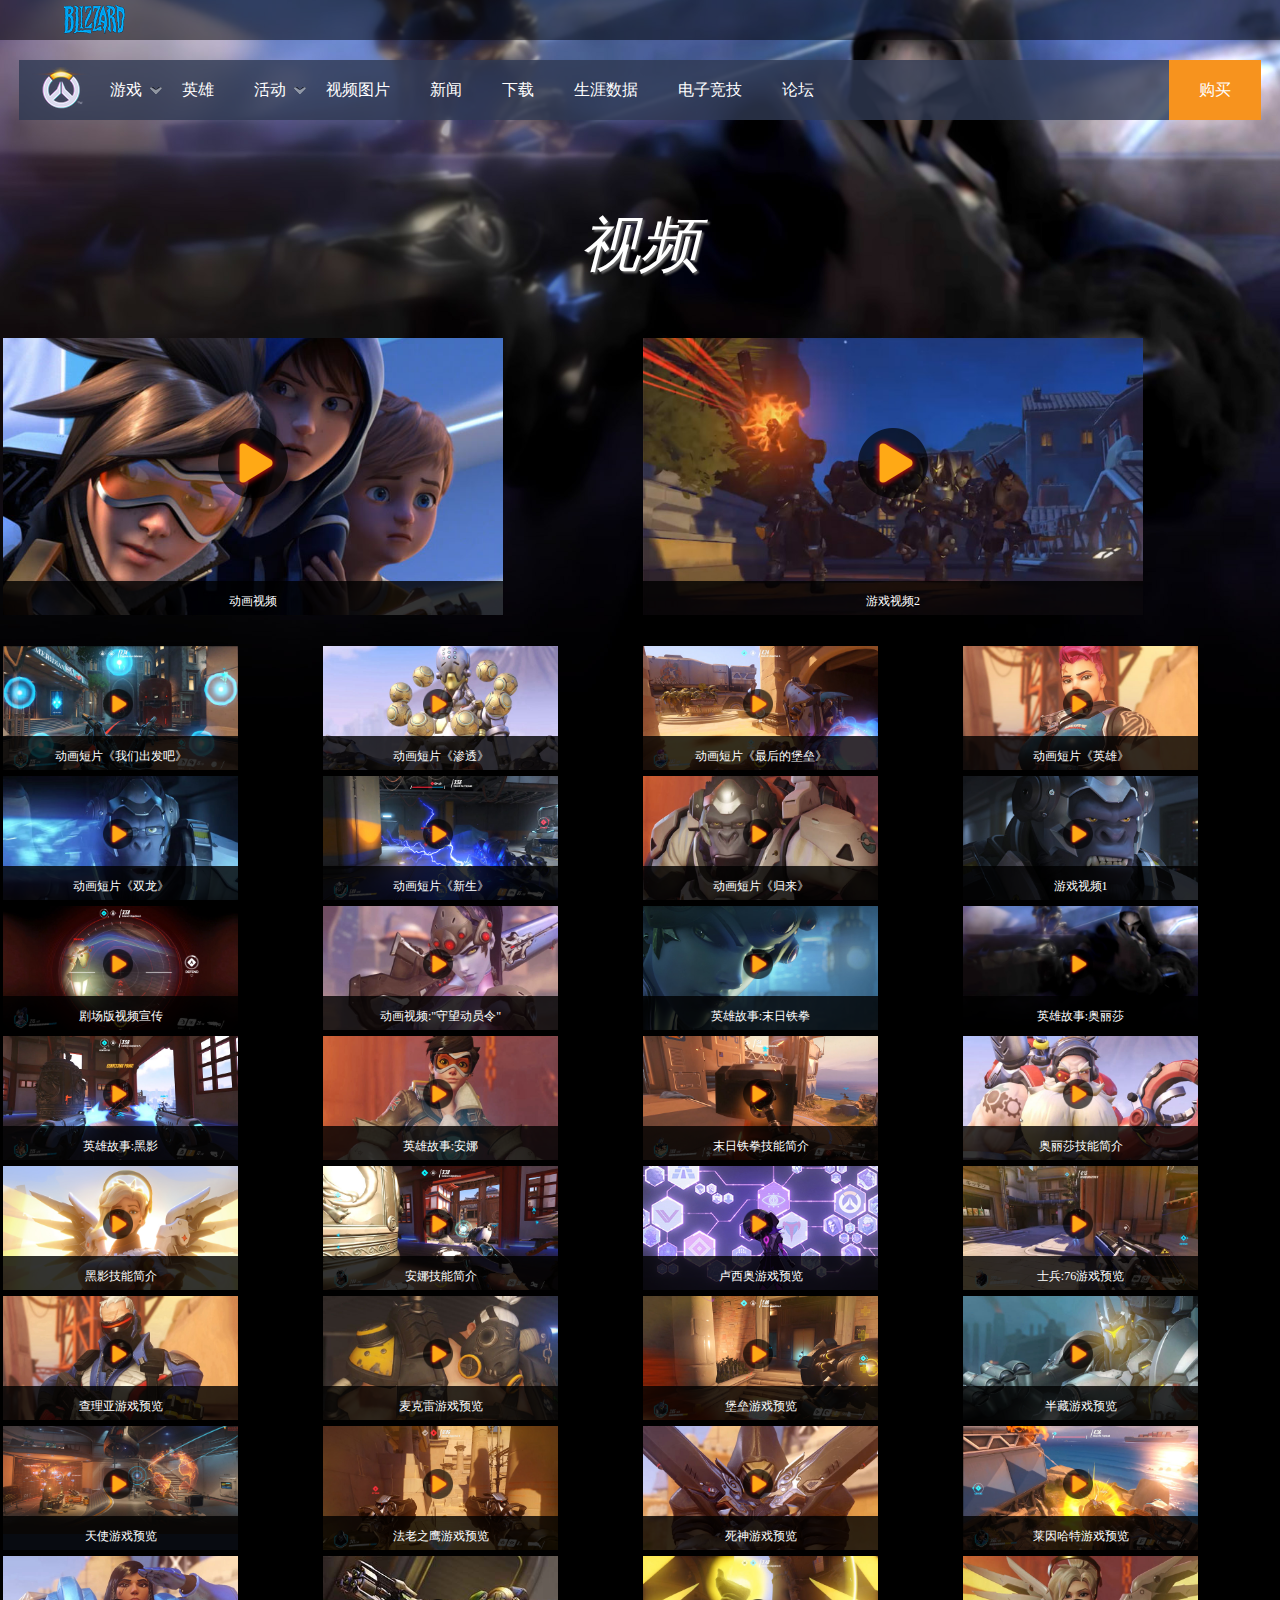
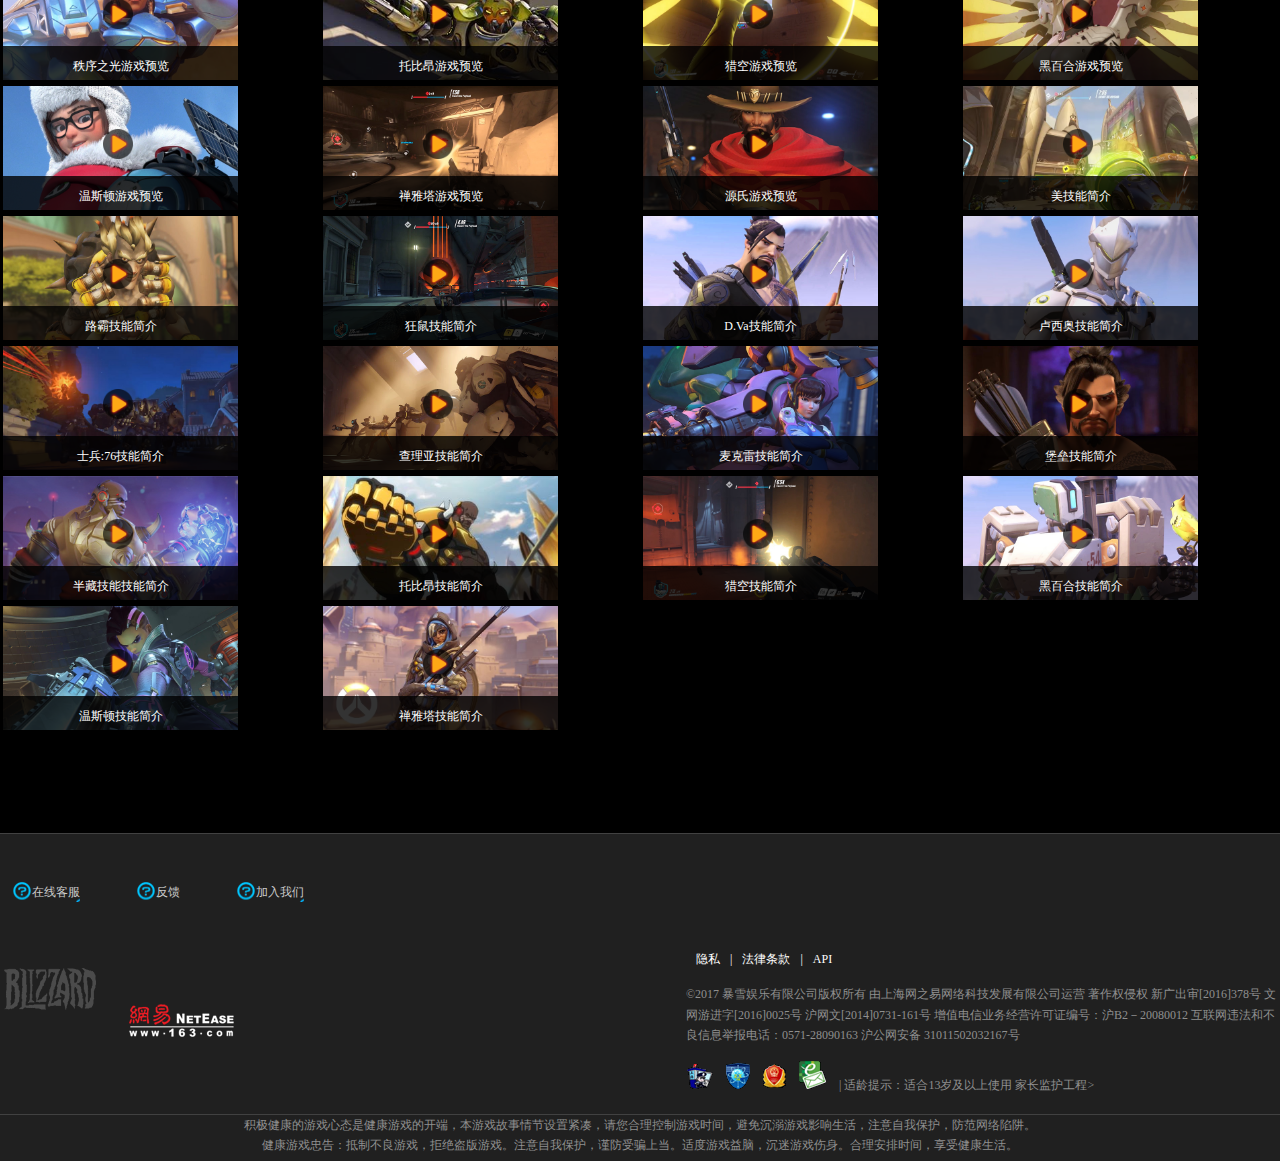
<file: video.html>
<!DOCTYPE html>
<html lang="en">
<head>
	<meta charset="UTF-8">
	<meta name="viewport" content="width=device-width,initial-scale=1, maximum-scale=1, minimum-scale=1, user-scalable=no">
	<title>Document</title>
	<link rel="stylesheet" type="text/css" href="css/style.css">
	<link rel="stylesheet" type="text/css" href="css/video.css">
	<script src="js/video.js"></script>
	<script src="js/jquery.min.js"></script>
	<script src="js/template.js"></script>
</head>
<body>
<section>
	<header>
		<div id="nav-top">
			<div class="navPc">
				<div class="navCenter">
					<a href="#"><div class="bzLogo"></div></a>
				</div>
			</div>
			<!-- 手机点击菜单的遮罩层 -->
			<div class="maskLayer"></div>
			<div class="navMobile">
				<div class="leftList">
					<!-- 手机端左侧navBar 点击list图标出现 -->
					<div class="Navbar-modleContent">
						<div class="Navbar-siteMenuLogo">
							<a href="#"><img src="images/ow-logo-small.png" alt=""></a>
						</div>
						<div class="Nav">
							<ul class="Nav-list">
								<li class="Nav-item">
									<a href="javascript:void(0);" class="Nav-link m-active">首页</a>
								</li>
								<li class="Nav-item">
									<a href="javascript:void(0);" class="Nav-link">游戏
										<span class="dropdownIcon"></span>
									</a>
									<ul class="Nav-subNav">
										<li class="Nav-item">
											<a href=""  class="Nav-link">概述</a>
										</li>
										<li class="Nav-item">
											<a href=""  class="Nav-link">补丁</a>
										</li>
									</ul>
								</li>
								<li class="Nav-item">
									<a href="" class="Nav-link">英雄</a>
								</li>
								<li class="Nav-item">
									<a href="javascript:void(0);" class="Nav-link">活动
										<span class="dropdownIcon"></span>
									</a>
									<ul class="Nav-subNav">
										<li class="Nav-item">
											<a href=""  class="Nav-link">雪国仙境</a>
										</li>
										<li class="Nav-item">
											<a href=""  class="Nav-link">万圣夜惊魂</a>
										</li>
										<li class="Nav-item">
											<a href=""  class="Nav-link">夏季运动会</a>
										</li>
										<li class="Nav-item">
											<a href=""  class="Nav-link">周年庆典</a>
										</li>
										<li class="Nav-item">
											<a href=""  class="Nav-link">国王行动</a>
										</li>
									</ul>
								</li>
								<li class="Nav-item">
									<a href="" class="Nav-link">视频图片</a>
								</li>
								<li class="Nav-item">
									<a href="" class="Nav-link">新闻</a>
								</li>
								<li class="Nav-item">
									<a href="" class="Nav-link">下载</a>
								</li>
								<li class="Nav-item">
									<a href="" class="Nav-link">生涯数据</a>
								</li>
								<li class="Nav-item">
									<a href="" class="Nav-link">电子竞技
										<span class="u-rotateMinus45">→</span>
									</a>
								</li>
								<li class="Nav-item">
									<a href="" class="Nav-link">论坛</a>
								</li>
							</ul>
						</div>
						<div class="u-textCenters">
							<a href="" class="btn-orange">立即购买</a>
						</div>
						<div class="Navbar-siteMenuLogo">
							<img src="images/2Fblizzard.png" alt="">
						</div>
						<div class="Navbar-modalClose">
							<span></span>
						</div>
					</div>
				</div>
				<div class="rightList">
					<div class="Navbar-modalContent">
						<a href="" class="Navbar-mobileModalLogo">
							<span></span>
						</a>
						<div class="Navbar-accountDropdownLoggedOut">
							<div class="Navbar-modalSection">
								<a href="">
									<button class="Navbar-button">登录</button>
								</a>
							</div>
							<a href="" class="Navbar-accountDropdownLink Navbar-accountDropdownSupport">
								<div class="Navbar-icon1 Navbar-accountDropdownLinkIcon"></div>
								<div class="Navbar-accountDropdownLinkLabel">支持</div>
							</a>
							<a href="" class="Navbar-accountDropdownLink Navbar-accountDropdownSupport">
								<div class="Navbar-icon2 Navbar-accountDropdownLinkIcon"></div>
								<div class="Navbar-accountDropdownLinkLabel">账户</div>
							</a>
							<a href="" class="Navbar-accountDropdownLink Navbar-accountDropdownSupport">
								<div class="Navbar-icon3 Navbar-accountDropdownLinkIcon"></div>
								<div class="Navbar-accountDropdownLinkLabel">注册</div>
							</a>
						</div>
						<a href="" class="Navbar-modalLink">
							<div class="Navbar-modalLinkLabel">首页</div>
						</a>
						<div class="Navbar-gamesExpandable">
							<div class="Navbar-expandableToggle">
								<div class="Navbar-expandableLabel">游戏</div>
								<div class="Navbar-expandableIcon"></div>
							</div>
							<div class="Navbar-expandableContainer">
								<div class="Navbar-expandableContent">
									<ul class="Navbar-gameList">
										<a href="" class="Navbar-expandableItem">
											<div class="Navbar-expandableItemImage"></div>
											<div class="Navbar-expandableItemLabel">
												守望先锋<span class="Navbar-registered">®</span>
											</div>
										</a>
										<a href="" class="Navbar-expandableItem">
											<div class="Navbar-expandableItemImage"></div>
											<div class="Navbar-expandableItemLabel">
												魔兽世界<span class="Navbar-registered">®</span>
											</div>
										</a>
										<a href="" class="Navbar-expandableItem">
											<div class="Navbar-expandableItemImage"></div>
											<div class="Navbar-expandableItemLabel">
												炉石传说<span class="Navbar-registered">®</span>
											</div>
										</a>
										<a href="" class="Navbar-expandableItem">
											<div class="Navbar-expandableItemImage"></div>
											<div class="Navbar-expandableItemLabel">
												风暴英雄<span class="Navbar-registered">®</span>
											</div>
										</a>
										<a href="" class="Navbar-expandableItem">
											<div class="Navbar-expandableItemImage"></div>
											<div class="Navbar-expandableItemLabel">
												星际争霸<span class="Navbar-registered">®</span> II
											</div>
										</a>
										<a href="" class="Navbar-expandableItem">
											<div class="Navbar-expandableItemImage"></div>
											<div class="Navbar-expandableItemLabel">
												暗黑破坏神<span class="Navbar-registered">®</span> III
											</div>
										</a>
									</ul>
								</div>
							</div>
						</div>


						<a href="" class="Navbar-modalLink">
							<div class="Navbar-modalLinkLabel">商城</div>
						</a>
						<a href="" class="Navbar-modalLink">
							<div class="Navbar-modalLinkLabel">新闻</div>
						</a>
						<div class="Navbar-esportsExpandable">
							<div class="Navbar-expandableToggle">
								<div class="Navbar-expandableLabel">电子竞技</div>
								<div class="Navbar-expandableIcon"></div>
							</div>
							<div class="Navbar-expandableContainer">
								<div class="Navbar-expandableContent">
									<ul class="Navbar-esportList">
										<a href="" class="Navbar-expandableItem">
											<div class="Navbar-expandableItemLabel">守望先锋电竞官网</div>
										</a>
										<a href="" classs="Navbar-expandableItem">
											<div class="Navbar-expandableItemLabel">- 守望先锋联赛</div>
										</a>
										<a href="" class="Navbar-expandableItem">
											<div class="Navbar-expandableItemLabel">- 守望先锋世界杯</div>
										</a>
										<a href="" class="Navbar-expandableItem">
											<div class="Navbar-expandableItemLabel">- 守望先锋职业系列赛</div>
										</a>
										<a href="" class="Navbar-expandableItem">
											<div class="Navbar-expandableItemLabel">炉石传说黄金系列赛</div>
										</a>
										<a href="" class="Navbar-expandableItem">
											<div class="Navbar-expandableItemLabel">HGC黄金风暴联赛</div>
										</a>
										<a href="" class="Navbar-expandableItem">
											<div class="Navbar-expandableItemLabel">星际争霸II黄金职业联赛</div>
										</a>
										<a href="" class="Navbar-expandableItem">
											<div class="Navbar-expandableItemLabel">魔兽争霸III黄金联赛</div>
										</a>
									</ul>
								</div>
							</div>
						</div>
						<div class="Navbar-modalClose">
							<span></span>
						</div>
					</div>
				</div>
				<a class="centerList">
					<img src="images/2Fow-logo-mobile.png" alt="">
				</a>
			</div>

		</div>
		<nav class="mainNav">
			<ul class="navList">
				<li class="navLogo"><a href="index.html"></a></li>
				<li class="nav gameA "><a href="#" class="navWd">游戏</a>
					<ul class="secnav">
						<li class="secsay">
							<a href="#">概述</a>
						</li>
						<li class="secding">
							<a href="#">补丁</a>
						</li>
					</ul>
				</li>
				<li class="nav">
					<a href="hero.html" class="navWd">英雄</a>
				</li>
				<li class="nav gameB ">
					<a href="#" class="navWd">活动</a>
					<ul class="secnav">
						<li>
							<a href="#">夏季运动会</a>
						</li>
						<li>
							<a href="#">周年庆典</a>
						</li>
						<li>
							<a href="#">国王行动</a>
						</li>
					</ul>
				</li>
				<li class="nav">
					<a href="#" class="navWd">视频图片</a>
				</li>
				<li class="nav">
					<a href="news.html" class="navWd">新闻</a>
				</li>
				<li class="nav">
					<a href="download.html" class="navWd">下载</a>
				</li>
				<li class="nav">
					<a href="#" class="navWd">生涯数据</a>
				</li>
				<li class="nav">
					<a href="#" class="navWd">电子竞技</a>
				</li>
				<li class="nav">
					<a href="#" class="navWd">论坛</a>
				</li>
				<li class="buyWd">
					<a href="#"  class="navWd">购买</a>
			</li>
			</ul>
		</nav>
	</header>
	<article>
		<div id="center">			
		</div>
	</article>
	<footer>
		<div class="center">
			<div class="inline">
				<ul><a href="">在线客服</a></ul>
				<ul><a href="">反馈</a></ul>
				<ul><a href="">加入我们</a></ul>
			</div>
			<div class="con">
				<ul class="footBzLogo">
					<li class="BzH"></li>
					<li><a href=""> <img src="images/2Fblizzard.png" alt=""></a></li></ul>
				<ul class="footWyLogo">
					<li class="WyH"></li>
					<li><a href=""> <img src="images/k6LwtZg9qTLV+L1H8dcCDABpa1LfmJxl3wAAAABJRU5ErkJggg==.png" alt=""></a></li></ul>
				<ul class="police">
					<li class="privacy">
						<a href="">隐私</a><span>|</span><a href="">法律条款</a><span>|</span><a href="">API</a>
					</li>
					<li class="myself">©2017 暴雪娱乐有限公司版权所有 由上海网之易网络科技发展有限公司运营 著作权侵权 新广出审[2016]378号
					文网游进字[2016]0025号 沪网文[2014]0731-161号 增值电信业务经营许可证编号：沪B2－20080012
					互联网违法和不良信息举报电话：0571-28090163 沪公网安备 31011502032167号
					</li>
					<li class="police_hint">
						<a href=""><img src="images/police.png" alt=""></a>
						<a href=""><img src="images/sAAAAASUVORK5CYII=.png" alt=""></a>
						<a href=""><img src="images/sgs-icon.png" alt=""></a>
						<a href=""><img src="images/icon20120516.png" alt=""></a>
						| 适龄提示：适合13岁及以上使用   家长监护工程>
					</li>
				</ul>
			</div>
			<div class="hint">
				积极健康的游戏心态是健康游戏的开端，本游戏故事情节设置紧凑，请您合理控制游戏时间，避免沉溺游戏影响生活，注意自我保护，防范网络陷阱。 <br>
				健康游戏忠告：抵制不良游戏，拒绝盗版游戏。注意自我保护，谨防受骗上当。适度游戏益脑，沉迷游戏伤身。合理安排时间，享受健康生活。
			</div>
		</div>
	</footer>
</section>
</body>
</html>
</file>
<file: css/style.css>
@charset "utf-8";

/* CSS Document */

body,header,ul,ol,li,p,dl,dt,dd,input,form,h1,h2,h3,h4,h5,h6,video,i {margin: 0; padding: 0;}
img {border: none;}
ul {list-style: none;}
li {list-style: none;}
body {font-size: 12px;line-height: 1.7em;}
a {text-decoration: none; color: #000;}
input:focus {outline: none}
.fl { float: left}
.fr {float: right}
.abs {position: absolute}
.rel {position: relative}
.clear {clear: both;height: 0;overflow: hidden;}
/* section begin */

/* header begin */
header{height:784px;width:100%;position:relative;}

header .covervid-wrapper { 
position: absolute; 
top: -70px; 
left: 0;
width: 100%;
z-index: -999;
margin:0 auto;} 
header #nav-top{width: 100%;height:35px;background:rgba(0,0,0,.5);padding-top:5px;}
header #nav-top .navCenter{width: 90%;margin:0 auto;}
header #nav-top .navCenter .bzLogo{float:left;width: 63px;height: 30px;background:url(../images/jveAJdl8KpNHUTXAAAAAElFTkSuQmCC.png) no-repeat -18px -81px;}
header #nav-top .navCenter .bzLogo:hover{background:url(../images/jveAJdl8KpNHUTXAAAAAElFTkSuQmCC.png) no-repeat -18px -125px;}
header nav{position:relative;width: 96%;margin:0 auto;height:60px;background:rgba(48,58,82,0.8);margin-top: 20px;line-height:60px;padding:0 0 0 1%;z-index:9;}
header nav ul.navList li{float:left;}
header nav ul.navList li.navLogo{width:245px;height:60px;}
header nav ul.navList li.navLogo>a{display:block;width:100%;height:100%;background:url(../images/ow-logo-mobile.png) no-repeat center;}
header nav ul.navList li.nav{font-size:16px;padding:0 20px;}
header nav ul.navList li.nav:hover{background:#505866;cursor:pointer;}
header nav ul.navList li.gameA{background:url(../images/2Fcaret-gray.png) no-repeat right center;}
header nav ul.navList li.gameA:hover .secnav{display:block;}
header nav ul.navList li.gameA .secnav{display:none;width: 85%;padding-left:15%;position:absolute;left:0;top:60px;background:rgba(48,58,82,0.9);}
header nav ul.navList li.gameA .secnav li{font-size:12px;}
header nav ul.navList li.gameA .secnav li a{margin:0 20px;padding-left:10px;}
header nav ul.navList li.gameA .secnav li a:hover{border-left:1px solid #66D9EF;}
header nav ul.navList li.gameB{background:url(../images/2Fcaret-gray.png) no-repeat right center;}
header nav ul.navList li.gameB:hover .secnav{display:block;}
header nav ul.navList li.gameB .secnav{display:none;width:77%;padding-left:23%;position:absolute;left:0;top:60px;background:rgba(48,58,82,0.9);}
header nav ul.navList li.gameB .secnav li{font-size:12px;}
header nav ul.navList li.gameB .secnav li a{margin:0 20px;padding-left:10px;}
header nav ul.navList li.gameB .secnav li a:hover{border-left:1px solid #66D9EF;}
header nav ul.navList li.buyWd{float:right;background:#F7931E;padding:0 30px;font-size:16px;}
header nav ul.navList li.buyWd:hover{background:#FFB033;cursor:pointer;}
header nav ul.navList a.navWd{color:#fff;}
header .logo{background:url(../images/esports-ow.png) no-repeat;width: 200px;height: 360px;margin:0 auto;margin-top:50px;}

header .buy{width: 198px;height: 54px;line-height:54px;background:#FF9C00;margin:0 auto;font-size:32px;text-align:center;font-weight:800;border-radius: 3px; cursor: pointer;}
header .buy:hover{background:#FFB033;cursor:pointer;}
header .buy a{color:#fff;}
header .introduce{width: 192px;font-size:16px;font-weight:800;height: 32px;line-height:32px;border:3px solid #fff;text-align:center;margin:0 auto;margin-top:18px;}
header .introduce a{color:#fff;}
header .introduce:hover{background:#fff;cursor:pointer;}
header .introduce:hover .introWd{color:#000;}
/*手机端遮罩层*/
.maskLayer{display:none;position:fixed;top:0;left:0;height:100vh;width:100vh;background:rgba(0,0,0,.5);z-index:1;overflow:hidden;}

/*手机端左侧navBar 点击list图标出现*/
.Navbar-modleContent{width:320px;height:736px;z-index:30;background:#2a3751;position:fixed;z-index:99999999;top:0;left:-320px;bottom:0;overflow-x:hidden;overflow-y:auto;}
.Navbar-siteMenuLogo{width:160.2px;position:relative;margin:20px auto;text-align:center;}
.Nav{box-sizing:border-box;}
.Nav-list{}
.Nav-item{font-size: inherit;}
.Nav-link{color: rgba(255,255,255,.85);border-top: 1px solid #313d56;position: relative;display: block;letter-spacing: .05em;padding: 15px 25px;text-align: left;border-left: 4px solid transparent;}
/*电子竞技的箭头*/
.u-rotateMinus45{display:inline-block;transform:rotate(-45deg);color: rgba(255,255,255,.85);}
.Nav-subNav{display:none;list-style:none;margin:0;padding:0;}
/*二级菜单的箭头*/
.dropdownIcon{display:inline-block;width:16px;height:16px;margin-left:5px;vertical-align:middle;background:url(../images/jveAJdl8KpNHUTXAAAAAElFTkSuQmCC.png) no-repeat -145px -128px;}

/*点击关闭*/
.Navbar-modalClose{position:absolute;z-index:31;top:0;left:0;height:48px;width:48px;color:#00aeff;transition:color 200ms,background-color 200ms;cursor:pointer;}
.Navbar-modalClose span{position:absolute;top:12px;bottom:12px;left:12px;right:12px;width:24px;height:24px;background:url(../images/jveAJdl8KpNHUTXAAAAAElFTkSuQmCC.png) no-repeat -96px -125px;color:#00aeff;}
/*购买*/
.u-textCenters{box-sizing:border-box;}
.btn-orange{box-sizing:border-box;display:block;width:100%;text-align:center;padding:15px 25px;border-left:4px solid transparent;background:#f7931e;line-height:1;font-size:1.3rem;color:rgba(255,255,255,.85);border-top:1px solid #313d56;letter-spacing:.05em;}


/*手机端右侧navBar 点击list头像图标出现*/
.Navbar-modalContent{width:320px;height:736px;z-index:30;background:#151A23;position:fixed;top:0;right:-320px;bottom:0;overflow-x:hidden;overflow-y:auto;font-size:16px;color:#B9BABD;}
.Navbar-modalContent>a{display:block;box-sizing:border-box;color:#B9BABD;}
.Navbar-mobileModalLogo{height:80px;color:#00aeff;position:relative;box-sizing:border-box;}
.Navbar-mobileModalLogo span{position:absolute;top:50%;left:50%;width:89px;height:40px;background:url(../images/jveAJdl8KpNHUTXAAAAAElFTkSuQmCC.png) no-repeat -18px -17px;transform: translate(-50%,-50%);}
.Navbar-accountDropdownLoggedOut{box-sizing:border-box;border-top: solid 1px rgba(255,255,255,.08);}
.Navbar-modalSection{padding:20px;}

/*登录按钮*/
.Navbar-modalSection:first-child{border-top: none;}
.Navbar-button{width:100%;display:inline-block;background:#0e86ca;border:1px solid #00aeff;padding:8px 50px;text-align:center;cursor:pointer;color:#fff;border-radius:3px;font-size:16px;font-family:"Source Sans Pro",Helvetica,Arial,sans-serif;}

.Navbar-accountDropdownLink{display:flex;flex-direction:row;align-items:center;border-top:1px solid rgba(255,255,255,.08);padding:0 20px;height:44px;line-height:44px;font-size:16px;}
.Navbar-accountDropdownLinkIcon{display:inline-block;width:1.5em;height:1.5em;margin-right:5px;background:url(../images/jveAJdl8KpNHUTXAAAAAElFTkSuQmCC.png) no-repeat;}
.Navbar-icon1{background-position:-141px -72px;}
.Navbar-icon2{background-position:-141px -14px;}
.Navbar-icon3{background-position: -198px -16px;}
.Navbar-accountDropdownLinkLabel{display:inline-block;color:#B9BABD;}
.Navbar-modalContent .Navbar-modalLink{display:flex;flex-direction:row;align-items:center;border-top:1px solid rgba(255,255,255,.08);padding:0 20px;height:44px;}

/*游戏*/
.Navbar-modalLinkLabel{display:inline-block;line-height:1.4;box-sizing:border-box;}
.Navbar-gamesExpandable,.Navbar-expandableToggle{position:relative;box-sizing:border-box;}
.Navbar-expandableToggle{display:flex;flex-direction:row;align-items:center;border-top:1px solid rgba(255,255,255,.07);cursor:pointer;height:44px;line-height:44px;padding:0 20px;}
.Navbar-expandableLabel{display:inline-block;}
.Navbar-expandableIcon{width:16px;height:16px;margin-left:5px;background:url(../images/jveAJdl8KpNHUTXAAAAAElFTkSuQmCC.png) no-repeat -145px -126px;}

/*游戏列表*/
.Navbar-expandableContainer{position:relative;border-top:1px solid rgba(255,255,255,.08);display:none;}
.Navbar-expandableContent{position:absolute;bottom:0;left:0;right:0;}
.Navbar-expandableItemImage{background:url(../images/2Flogo-mobile-ow.png) no-repeat;margin-right:5px;width:1.5em;height:1.5em;display:inline-block;background-size:cover;}
.Navbar-expandableItem{display:flex;flex-direction:row;align-items:center;border-top:1px solid rgba(255,255,255,.07);cursor:pointer;height:44px;line-height:44px;padding:0 20px;color: #00aeff;} 
.Navbar-esportsExpandable{position:relative;}
.navMobile{display:none;}
/* header end */

/* footer begin */
section footer{height:327px;border-top:1px solid #414141; background:#202020;}
section footer .center{width: 1000px;margin:0 auto;}
section footer .center .inline{height:67px;padding-top:48px;}
section footer .center .inline ul{float:left;padding-left:22px;margin-left:10px;margin-right:44px;background:url(../images/jveAJdl8KpNHUTXAAAAAElFTkSuQmCC.png) no-repeat -140px -100px;}
section footer .center .inline ul a{color:#ccc;}
section footer .center .inline ul a:hover{color:#fff;}
section footer .center .con{height: 165px;}
section footer .center .con ul{float:left;}
section footer .center .con ul.footBzLogo li.BzH{height:15px;}
section footer .center .con ul.footWyLogo{margin-left:30px;}
section footer .center .con ul.footWyLogo li.WyH{height:55px;}
section footer .center .con ul.police{float:right;width: 594px;}
section footer .center .con ul.police li.privacy{color:#fff;}
section footer .center .con ul.police li.privacy a{color:#FFF;margin:0 10px;}
section footer .center .con ul.police li.myself{margin-top:15px;color:#8F8F8F;}
section footer .center .con ul.police li.police_hint{height:36px; line-height:36px;margin-top:15px;color:#8F8F8F;line-height:36px;clear:both;}
section footer .center .con ul.police li.police_hint a{margin-right:10px;}
section footer .center .hint{height:45px;border-top:1px solid #414141;text-align:center;color:#8F8F8F;line-height:20px;}
/* footer end */

/* section end */


/*1300px兼容*/
@media screen and (max-width:1300px) {
    /*logo*/
    header nav ul.navList li.navLogo{width:58px;height:58px;}
    header nav ul.navList li.navLogo>a{display:block;width:100%;height:100%;background:url(../images/2Fnav-logo-condensed.png) no-repeat center;}
    header .logo{width:100%;height:149px;margin:0;background:url(../images/2Flogo-dark-overwatch-text.png) no-repeat center;}
    header .buy{width:162px;height:36px;font-size:1.6rem;margin-top:12rem;}
    header .buy>a{font-size:1rem;line-height:2rem;display:block;}
    header .introduce{width:162px;border:1px solid #fff;}
    section footer .center{width:100%;}
}
@media screen and (max-width:768px) {
    /*logo*/
    header nav ul.navList li.navLogo{width:58px;height:58px;}
    header nav ul.navList li.navLogo>a{display:block;width:100%;height:100%;background:url(../images/2Fnav-logo-condensed.png) no-repeat center;}
    header .logo{width:100%;height:106px;margin:0;background:url(../images/2Flogo-dark-overwatch-text.png) no-repeat center;}
    header nav ul.navList li.nav{font-size:0.8rem;padding:0 16px;}
    header nav ul.navList li.buyWd{float:right;background:#F7931E;padding:0 12px;font-size:0.8rem;}
    header .buy{width:180px;height:36px;font-size:1.6rem;margin-top:9rem;}
    header .buy>a{font-size:1rem;height:2rem;line-height:2rem;display:block;color:#000;}
    header .introduce{width:180px;border:1px solid #fff;font-size:0.9rem;}
    footer .inline,footer .footBzLogo,footer .footWyLogo,footer .hint{display:none;}
    section footer .center{width:768px;}
    section footer{height:358px;width:100%;}
    section footer .center .con{width:100%;height:125px;padding:50px 0;margin:0;}
    section footer .center .con .police{padding:0 38px 30px;border-bottom:1px solid #383838;}
    section footer .center .con ul.police{float:left;width: 594px;}
}
@media screen and (max-width:414px) {
    header nav,header #nav-top .navPc{display:none;}
    header #nav-top{height:48px;padding:0;}
    .navMobile{display:block;}
    header #nav-top .navMobile{height:48px;}
    header #nav-top .navMobile .leftList{height:48px;width:48px;float:left;background:url(../images/jveAJdl8KpNHUTXAAAAAElFTkSuQmCC.png) no-repeat -188px -67px;}
    header #nav-top .navMobile .rightList{height:48px;width:48px;float:right;background:url(../images/jveAJdl8KpNHUTXAAAAAElFTkSuQmCC.png) no-repeat -188px -100px;}
    header #nav-top .navMobile .centerList{display:block;width:126px;margin:0 auto;}
    header #nav-top .navMobile .centerList img{height:48px;}
    /*logo*/
    header .logo{width:80vw;margin:0 auto;background-size:cover;height:65px;}
    header .buy{margin-top:200px;}
   .newsBest{padding:0 24px 18px 24px;display:flex;flex-direction:column-reverse;justify-content: space-between;align-items:center;}
   .goty{width:18vmin;max-width:296px;min-width:140px;padding-top:3.8vw;height:auto;border:none;}   
   section footer .center .con ul.police{margin-top:50px;}
   section footer .center{width:100%;}
   section footer .center .con{width:100%;margin:0;padding:0;box-sizing:border-box;}
   section footer .center .con ul.police{width:100%;box-sizing:border-box;}
}
</file>
<file: css/download.css>
@charset "utf-8";

/* CSS Document */

/* section begin */
section{background:url(../images/2Fbg-news.jpg) no-repeat #141517;background-size:100%;}

section header{height:180px;}
/* article begin */

#center{width: 1270px;margin:0 auto;overflow:hidden;}
#center #con{float:left;width:70%;padding:0 20px;box-sizing:border-box;}
#title{overflow:hidden;line-height:70px;font-size:50px;font-style:italic;text-shadow: 2px 2px 2px #000;color:#fff;}
#time{height:25px;line-height:25px;font-size:15px;color:#5F6063;}
#welcome{width: 100%;margin-top:65px;}
#welcomePic{width: 100%;border-radius:15px;}
#welcomewd{color:#fff;font-size:16px;margin-top:30px;overflow:hidden;line-height:30px;text-indent: 2em;}
#welcomewd2{color:#fff;font-size:16px;margin-top:10px;overflow:hidden;line-height:30px;cursor:pointer;text-indent: 2em; }
#welcomewd2 .enter{color:#10F000;}
#buy{cursor:pointer;width:200px;height:45px;text-align:center;font-size:25px;line-height:45px;font-weight:800;background:#FFCF35;margin:20px auto;border-radius:8px; 

  border: 1px solid #44a5fc;
  color: #333;
  transform: skew(-20deg);}

#buy2{transform: skew(20deg);}
#shang{display:flex;overflow:hidden;line-height:20px;padding-top:20px;justify-content:space-around;}
#shang1{font-size:20px;color:#F7931E;transition:0.6s;font-weight:800;}
#shang1 .img{width:100%;height:auto;}
#shang1:hover{color:#fff;transition:0.6s;cursor:pointer;}
#shang2{font-size:20px;color:#F7931E;transition:0.6s;font-weight:800;}
#shang2:hover{color:#fff;transition:0.6s;cursor:pointer;}

#titlewd{font-size:16px;color:#fff;font-weight:800;margin-top:20px;margin-bottom:20px;}
#conwd{padding-left:50px;font-size:16px;color:#fff;line-height:30px;}

#chuang{width:350px;border:3px solid #8C8C8E;border-radius:8px;margin:0 auto;margin-top:30px;margin-bottom:30px;}
#chuang:hover{border:3px solid #fff;cursor:pointer;}
#pic1{width:100%;}
#chuang1{width:100%;max-width:600px;border:3px solid #8C8C8E;border-radius:8px;margin:0 auto;margin-top:30px;margin-bottom:30px;}
#chuang1:hover{border:3px solid #fff;cursor:pointer;}
#pic2{width:100%;}
#chuang2{width:100%;max-width:600px;border:3px solid #8C8C8E;border-radius:8px;margin:0 auto;margin-top:30px;margin-bottom:30px;}
#chuang2:hover{border:3px solid #fff;cursor:pointer;}
#pic3{width:100%;}
#chuang3{width: 100%;border:3px solid #8C8C8E;border-radius:8px;margin:0 auto;margin-top:30px;margin-bottom:30px;}
#chuang3:hover{border:3px solid #fff;cursor:pointer;}
#pic4{width:100%;}


article #center #sitebar{width:30%;max-width:400px;float:right;overflow:hidden;background:rgba(50,50,50,.2);box-sizing:border-box;padding:20px 25px;}
.bcon{width:100%;height:70px;padding-top:15px;clear:both;border-bottom:1px solid #2D2B2C;clear: both;}
.bconDt{float:left;}
.bcon:hover{background:rgba(0,0,0,.2);}
.img{width: 90px;height: 50px;border:3px solid #585152;border-radius:6px;}
.img:hover{border:3px solid #fff;cursor:pointer;}
.bconDd1{float:right;color:#fff;}
.bconDd2{color:#fff;float:right;}
#news{font-size:22px;color:#fff;font-style:italic;font-weight:800;height:40px ;line-height:40px;border-bottom:1px solid #fff;}

/* 宽度为1300px的响应式*/
@media screen and (max-width:1300px){
	article #center{width:100%;}
	article #center #con{width:100%;box-sizing:border-box;padding:0 20px;}
	article #center #sitebar{display:none;}
	}
/* 宽度为980px的响应式 */
@media screen and (max-width:980px){
	#sitebar{display:none;}
	article #center #con{width:100%;}
	} 

/*宽度为414px的响应式*/
@media screen and (max-width:414px){
	section header{height:60px;}
}
/* article end */

/*section end*/
</file>
<file: css/hero.css>
@charset "utf-8";

/* CSS Document */
section{background:url(../images/heroBg.jpg) no-repeat #121315;height:100%;width: 100%;}

section header{height:180px;}
/* article begin */
article #center{width:1190px;margin:0 auto;}
article #title{font-size:66px;color:#405275;text-shadow:2px 2px 2px #666;font-style:italic;height:127px;line-height: 127px;}
article #title2{font-size:28px;height:36px;line-height:36px;color:#405275;}
article #kind{margin-top:55px;height:44px;color:#405275;}
article #kind1{background:#fff;margin-bottom:51px;transition:0.4s;height:44px;width:227px;text-align:center;float:left;font-size:15px;line-height:44px;margin-right:2px;border-radius:5px;cursor:pointer;}
article .HerokindList{margin-bottom:51px;transition:0.4s;height:44px;width:227px;background:rgba(255,255,255,0.3);text-align:center;float:left;font-size:15px;line-height:44px;margin-right:2px;border-radius:5px;cursor:pointer;}
article .HerokindList:hover{background:#fff;transition:0.4s;}

article #herolist{height:1200px;}
article .herolistcon{margin-bottom:10px;height:266px;width:153px;border:2px solid #fff;margin-right:9px;position:relative;float:left;cursor:pointer;background-image:-webkit-linear-gradient(top,
	rgba(1,193,252,.5) 0%,
	rgba(255,255,255,.1) 80%,
	rgba(255,255,255,0) 70%);}	
article .herolistcon:hover .herolistwd{color:#1E3661;background:#fff;transition:0.6s;}
article .herolistwd{transition:0.6s;font-size:31px;color:rgba(255,255,255,0.8);background:rgba(71,84,134,0.8);display:block;width:100%;height:58px;padding-top:26px;line-height:58px;text-align:center;position:absolute;bottom:0;left:0;font-style:italic;}
article .herolistpic{width:100%;}


/* article end */
</file>
<file: css/news.css>
@charset "utf-8";

/* CSS Document */

/* section begin */
section{background:url(../images/bg.jpg) no-repeat #121315;height:100%;width: 100%;}
/* header begin */
header{height:180px;}
/* header end */

/* article begin */
article{}
article #center{width: 70%;margin:0 auto;overflow:hidden;}
article .pic{display:inline-block;box-sizing:border-box;float:left;width:50%;cursor:pointer;border:3px solid #8C6C62;border-radius:6px;overflow:hidden;}
article .pic:hover{border:3px solid rgba(255,255,255,0.8);}
.pic img{width: 100%;height: 100%;border-radius:3px;}
.pic i{display:block;height:30px;background:rgba(0,0,0,0.5);position:absolute;bottom:0;left:0;width: 95%;line-height:30px;padding-left:5%;font-size:17px;color:#fff;}
.con{width: 100%;height:150px;padding-top:20px;clear:both;border-bottom:1px solid #2D2B2C;}
.conDt{float:left;}
.con:hover{background:rgba(0,0,0,.2);}
.img{width: 260px;height: 130px;border-radius:6px;}
.img:hover{border:3px solid #fff;cursor:pointer;}
.conDd1{font-size:18px;color:#fff;padding-left:275px;height:35px;line-height:35px;}
.conDd2{color:#fff;padding-left:275px;height:20px;line-height:20px;}
.conDd3{color:#fff;padding-left:275px;height:20px;line-height:20px;cursor:pointer;}
#more{width: 245px;height: 43px;border:3px solid #fff;margin:0 auto;text-align:center;cursor:pointer;font-size:28px;margin-top:80px;line-height:43px;color:#fff;}
#more:hover{background:#fff;color:#000;}
/* articlle end */

/* footer begin */

/* footer end */

/* section end */
</file>
<file: css/video.css>
@charset "utf-8";

/* CSS Document */
/* section begin */
section{background:url(../images/2Fvideos.jpg) no-repeat #000;background-size:100%;}

section header{height:180px;}
/* article begin */
article #center{width: 1070px;margin:0 auto;overflow: hidden;padding:25px 0 50px;}
article #title{width: 100%;text-align:center;color:#fff;font-style:italic;text-shadow: 2px 2px 2px #666;height:80px;line-height:80px;font-size:60px;margin-bottom:50px;}
article .ovideobig1{margin-bottom:80px;width: 500px;height:283px;overflow: hidden;float:left;margin-right:25px;border:3px solid rgba(255,255,255,0);}
article .ovideobig1:hover{border:3px solid #fff;border-radius:8px;}
article .ovideobig{width: 500px;height:283px;position:relative;cursor: pointer;background:#2B3856;}
article .ovideobig:hover #bigpic{opacity:0.3;}
article .ovideobig:hover{box-sizing:border-box;border:3px solid #00B8F4;border-radius:6px;}
article .bigpic{width: 500px;}
article .biga{background:rgba(0,0,0,.8);height:40px;line-height:40px;display:block;text-align:center;color:#fff;font-size:12px;position:absolute;left:0;bottom:0;width: 100%;}
article .bigpic2{height:70px;width:70px;position:absolute;top:90px;left:215px;}

article .ovideosmall1{margin-bottom:20px;width: 235px;height:130px;overflow: hidden;float:left;margin-right:25px;border:3px solid rgba(255,255,255,0);}
article .ovideosmall1:hover{border:3px solid #fff;border-radius:8px;}
article .ovideosmall{width: 235px;height:130px;position:relative;cursor: pointer;background:#2B3856;}
article .ovideosmall:hover #smallpic{opacity:0.3;}
article .ovideosmall:hover{box-sizing:border-box;border:3px solid #00B8F4;border-radius:6px;}
article .smallpic{width: 235px;}
article .smalla{background:rgba(0,0,0,.8);height:40px;line-height:40px;display:block;text-align:center;color:#fff;font-size:12px;position:absolute;left:0;bottom:0;width: 100%;}
article .smallpic2{height:30px;width:30px;position:absolute;top:43px;left:100px;}
article #big{width:100%;overflow:hidden;}
article #small{width:100%;overflow:hidden;padding:25px 0 50px;}
/* article end */

/*宽度1300px响应式*/
@media screen and (max-width:1300px){
	article #center{width:100%;height:100%;}
	article .ovideobig1{width:50%;float:left;box-sizing:border-box;margin:0;padding:0;}
	article .ovideosmall1{width:25%;float:left;box-sizing:border-box;margin:0;padding:0;}

}
/*pad 768px 响应式*/
@media screen and (max-width:768px){
	article .ovideosmall1{width:33.33%;}
}
@media screen and (max-width:414px){
	article .ovideobig1{width:100%;}
	article .ovideosmall1{width:50%;}
}
/*section end*/
</file>
